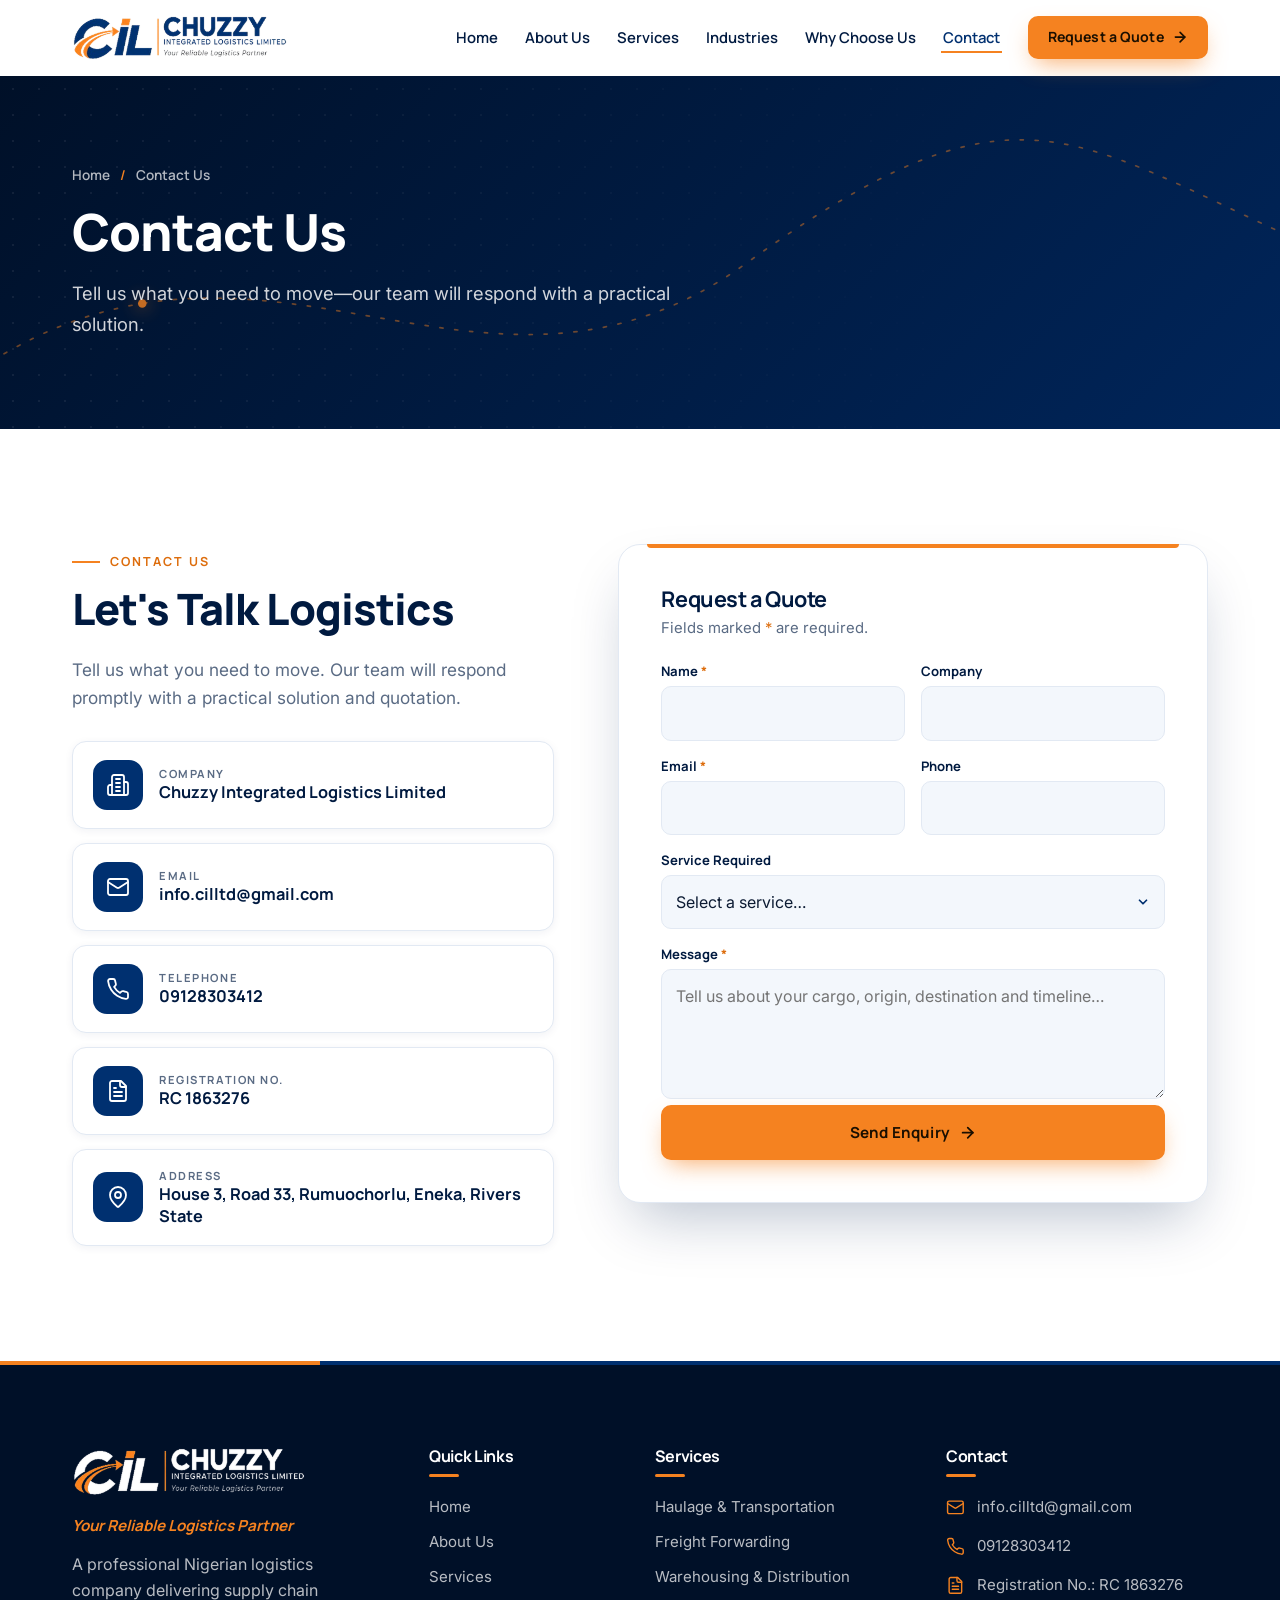
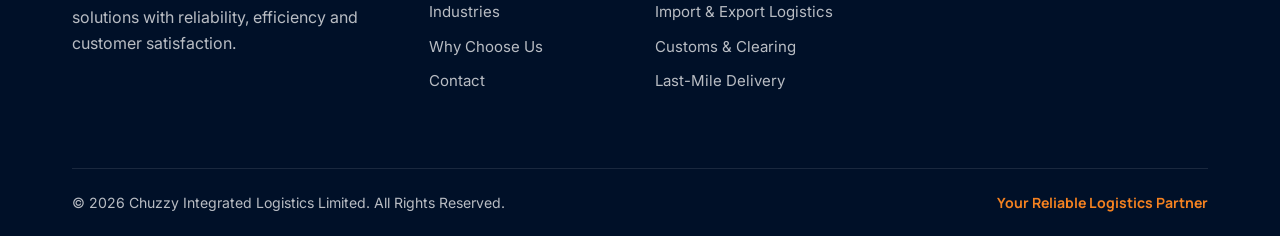
<file: contact.html>
<!DOCTYPE html>
<html lang="en-NG">
<head>
<meta charset="utf-8">
<meta name="viewport" content="width=device-width,initial-scale=1">
<title>Contact Us – Request a Logistics Quote | Chuzzy Integrated Logistics Limited</title>
<meta name="description" content="Request a quote or send an enquiry to Chuzzy Integrated Logistics Limited. Email info.cilltd@gmail.com or call 09128303412.">
<meta name="keywords" content="Logistics Company in Nigeria, Haulage Services Nigeria, Freight Services Nigeria, Transportation Company Nigeria, Supply Chain Solutions Nigeria, Corporate Logistics Nigeria, Freight Forwarding Nigeria, Warehousing Port Harcourt">
<meta name="author" content="Chuzzy Integrated Logistics Limited">
<meta name="theme-color" content="#003070">
<meta property="og:type" content="website">
<meta property="og:site_name" content="Chuzzy Integrated Logistics Limited">
<meta property="og:title" content="Contact Us – Request a Logistics Quote | Chuzzy Integrated Logistics Limited">
<meta property="og:description" content="Request a quote or send an enquiry to Chuzzy Integrated Logistics Limited. Email info.cilltd@gmail.com or call 09128303412.">
<meta property="og:image" content="images/logo.png">
<meta property="og:locale" content="en_NG">
<meta name="twitter:card" content="summary">
<link rel="icon" type="image/png" href="images/favicon.png">
<link rel="apple-touch-icon" href="images/favicon.png">
<link rel="preconnect" href="https://fonts.googleapis.com">
<link rel="preconnect" href="https://fonts.gstatic.com" crossorigin>
<link href="https://fonts.googleapis.com/css2?family=Inter:wght@400;500;600&family=Manrope:wght@600;700;800&display=swap" rel="stylesheet">
<link rel="stylesheet" href="css/style.css">
<script>
  document.documentElement.classList.add('js');
  /* Image helper: tries local file first (images/xxx.jpg), then the online fallback, then hides itself (a branded background shows). */
  function cilImg(i){ if(!i.dataset.t && i.dataset.fb){ i.dataset.t=1; i.src=i.dataset.fb; } else { i.style.display='none'; } }
</script>
</head>
<body>
<a class="skip" href="#main">Skip to content</a>
<div class="progress" id="progress"></div>

<!-- Icon sprite -->
<svg width="0" height="0" style="position:absolute" aria-hidden="true">
  <symbol id="i-truck" viewBox="0 0 24 24"><path d="M14 18V6a2 2 0 0 0-2-2H4a2 2 0 0 0-2 2v11a1 1 0 0 0 1 1h2"/><path d="M15 18H9"/><path d="M19 18h2a1 1 0 0 0 1-1v-3.65a1 1 0 0 0-.22-.624l-3.48-4.35A1 1 0 0 0 17.52 8H14"/><circle cx="17" cy="18" r="2"/><circle cx="7" cy="18" r="2"/></symbol>
  <symbol id="i-ship" viewBox="0 0 24 24"><path d="M2 21c.6.5 1.2 1 2.5 1 2.5 0 2.5-2 5-2 1.3 0 1.9.5 2.5 1 .6.5 1.2 1 2.5 1 2.5 0 2.5-2 5-2 1.3 0 1.9.5 2.5 1"/><path d="M19.38 20A11.6 11.6 0 0 0 21 14l-9-4-9 4c0 2.9.94 5.34 2.81 7.76"/><path d="M19 13V7a2 2 0 0 0-2-2H7a2 2 0 0 0-2 2v6"/><path d="M12 10v4"/><path d="M12 2v3"/></symbol>
  <symbol id="i-warehouse" viewBox="0 0 24 24"><path d="M22 8.35V20a2 2 0 0 1-2 2H4a2 2 0 0 1-2-2V8.35A2 2 0 0 1 3.26 6.5l8-3.2a2 2 0 0 1 1.48 0l8 3.2A2 2 0 0 1 22 8.35Z"/><path d="M6 18h12"/><path d="M6 14h12"/><rect width="12" height="12" x="6" y="10"/></symbol>
  <symbol id="i-globe" viewBox="0 0 24 24"><circle cx="12" cy="12" r="10"/><path d="M12 2a14.5 14.5 0 0 0 0 20 14.5 14.5 0 0 0 0-20"/><path d="M2 12h20"/></symbol>
  <symbol id="i-shield" viewBox="0 0 24 24"><path d="M20 13c0 5-3.5 7.5-7.66 8.95a1 1 0 0 1-.67-.01C7.5 20.5 4 18 4 13V6a1 1 0 0 1 1-1c2 0 4.5-1.2 6.24-2.72a1.17 1.17 0 0 1 1.52 0C14.51 3.81 17 5 19 5a1 1 0 0 1 1 1z"/><path d="m9 12 2 2 4-4"/></symbol>
  <symbol id="i-package" viewBox="0 0 24 24"><path d="M11 21.73a2 2 0 0 0 2 0l7-4A2 2 0 0 0 21 16V8a2 2 0 0 0-1-1.73l-7-4a2 2 0 0 0-2 0l-7 4A2 2 0 0 0 3 8v8a2 2 0 0 0 1 1.73z"/><path d="M12 22V12"/><path d="m3.3 7 8.7 5 8.7-5"/><path d="m7.5 4.27 9 5.15"/></symbol>
  <symbol id="i-pin" viewBox="0 0 24 24"><path d="M20 10c0 4.993-5.539 10.193-7.399 11.799a1 1 0 0 1-1.202 0C9.539 20.193 4 14.993 4 10a8 8 0 0 1 16 0"/><circle cx="12" cy="10" r="3"/></symbol>
  <symbol id="i-plane" viewBox="0 0 24 24"><path d="M17.8 19.2 16 11l3.5-3.5C21 6 21.5 4 21 3c-1-.5-3 0-4.5 1.5L13 8 4.8 6.2c-.5-.1-.9.1-1.1.5l-.3.5c-.2.5-.1 1 .3 1.3L9 12l-2 3H4l-1 1 3 2 2 3 1-1v-3l3-2 3.5 5.3c.3.4.8.5 1.3.3l.5-.2c.4-.3.6-.7.5-1.2z"/></symbol>
  <symbol id="i-clip" viewBox="0 0 24 24"><rect width="8" height="4" x="8" y="2" rx="1"/><path d="M16 4h2a2 2 0 0 1 2 2v14a2 2 0 0 1-2 2H6a2 2 0 0 1-2-2V6a2 2 0 0 1 2-2h2"/><path d="m9 14 2 2 4-4"/></symbol>
  <symbol id="i-route" viewBox="0 0 24 24"><circle cx="6" cy="19" r="3"/><path d="M9 19h8.5a3.5 3.5 0 0 0 0-7h-11a3.5 3.5 0 0 1 0-7H15"/><circle cx="18" cy="5" r="3"/></symbol>
  <symbol id="i-drop" viewBox="0 0 24 24"><path d="M12 22a7 7 0 0 0 7-7c0-2-1-3.9-3-5.5s-3.5-4-4-6.5c-.5 2.5-2 4.9-4 6.5C6 11.1 5 13 5 15a7 7 0 0 0 7 7z"/></symbol>
  <symbol id="i-factory" viewBox="0 0 24 24"><path d="M2 20a2 2 0 0 0 2 2h16a2 2 0 0 0 2-2V8l-7 5V8l-7 5V4a2 2 0 0 0-2-2H4a2 2 0 0 0-2 2Z"/><path d="M17 18h1"/><path d="M12 18h1"/><path d="M7 18h1"/></symbol>
  <symbol id="i-cart" viewBox="0 0 24 24"><circle cx="8" cy="21" r="1"/><circle cx="19" cy="21" r="1"/><path d="M2.05 2.05h2l2.66 12.42a2 2 0 0 0 2 1.58h9.78a2 2 0 0 0 1.95-1.57l1.65-7.43H5.12"/></symbol>
  <symbol id="i-building" viewBox="0 0 24 24"><path d="M6 22V4a2 2 0 0 1 2-2h8a2 2 0 0 1 2 2v18Z"/><path d="M6 12H4a2 2 0 0 0-2 2v6a2 2 0 0 0 2 2h2"/><path d="M18 9h2a2 2 0 0 1 2 2v9a2 2 0 0 1-2 2h-2"/><path d="M10 6h4"/><path d="M10 10h4"/><path d="M10 14h4"/><path d="M10 18h4"/></symbol>
  <symbol id="i-zap" viewBox="0 0 24 24"><path d="M4 14a1 1 0 0 1-.78-1.63l9.9-10.2a.5.5 0 0 1 .86.46l-1.92 6.02A1 1 0 0 0 13 10h7a1 1 0 0 1 .78 1.63l-9.9 10.2a.5.5 0 0 1-.86-.46l1.92-6.02A1 1 0 0 0 11 14z"/></symbol>
  <symbol id="i-wrench" viewBox="0 0 24 24"><path d="M14.7 6.3a1 1 0 0 0 0 1.4l1.6 1.6a1 1 0 0 0 1.4 0l3.77-3.77a6 6 0 0 1-7.94 7.94l-6.91 6.91a2.12 2.12 0 0 1-3-3l6.91-6.91a6 6 0 0 1 7.94-7.94z"/></symbol>
  <symbol id="i-briefcase" viewBox="0 0 24 24"><path d="M16 20V4a2 2 0 0 0-2-2h-4a2 2 0 0 0-2 2v16"/><rect width="20" height="14" x="2" y="6" rx="2"/></symbol>
  <symbol id="i-landmark" viewBox="0 0 24 24"><line x1="3" x2="21" y1="22" y2="22"/><line x1="6" x2="6" y1="18" y2="11"/><line x1="10" x2="10" y1="18" y2="11"/><line x1="14" x2="14" y1="18" y2="11"/><line x1="18" x2="18" y1="18" y2="11"/><polygon points="12 2 20 7 4 7"/></symbol>
  <symbol id="i-users" viewBox="0 0 24 24"><path d="M16 21v-2a4 4 0 0 0-4-4H6a4 4 0 0 0-4 4v2"/><circle cx="9" cy="7" r="4"/><path d="M22 21v-2a4 4 0 0 0-3-3.87"/><path d="M16 3.13a4 4 0 0 1 0 7.75"/></symbol>
  <symbol id="i-gauge" viewBox="0 0 24 24"><path d="m12 14 4-4"/><path d="M3.34 19a10 10 0 1 1 17.32 0"/></symbol>
  <symbol id="i-clock" viewBox="0 0 24 24"><circle cx="12" cy="12" r="10"/><polyline points="12 6 12 12 16 14"/></symbol>
  <symbol id="i-mail" viewBox="0 0 24 24"><rect width="20" height="16" x="2" y="4" rx="2"/><path d="m22 7-8.97 5.7a1.94 1.94 0 0 1-2.06 0L2 7"/></symbol>
  <symbol id="i-phone" viewBox="0 0 24 24"><path d="M22 16.92v3a2 2 0 0 1-2.18 2 19.79 19.79 0 0 1-8.63-3.07 19.5 19.5 0 0 1-6-6 19.79 19.79 0 0 1-3.07-8.67A2 2 0 0 1 4.11 2h3a2 2 0 0 1 2 1.72 12.84 12.84 0 0 0 .7 2.81 2 2 0 0 1-.45 2.11L8.09 9.91a16 16 0 0 0 6 6l1.27-1.27a2 2 0 0 1 2.11-.45 12.84 12.84 0 0 0 2.81.7A2 2 0 0 1 22 16.92z"/></symbol>
  <symbol id="i-file" viewBox="0 0 24 24"><path d="M15 2H6a2 2 0 0 0-2 2v16a2 2 0 0 0 2 2h12a2 2 0 0 0 2-2V7Z"/><path d="M14 2v4a2 2 0 0 0 2 2h4"/><path d="M10 9H8"/><path d="M16 13H8"/><path d="M16 17H8"/></symbol>
  <symbol id="i-arrow" viewBox="0 0 24 24"><path d="M5 12h14"/><path d="m12 5 7 7-7 7"/></symbol>
  <symbol id="i-eye" viewBox="0 0 24 24"><path d="M2.06 12.35a1 1 0 0 1 0-.7 10.75 10.75 0 0 1 19.88 0 1 1 0 0 1 0 .7 10.75 10.75 0 0 1-19.88 0"/><circle cx="12" cy="12" r="3"/></symbol>
  <symbol id="i-layers" viewBox="0 0 24 24"><path d="M12.83 2.18a2 2 0 0 0-1.66 0L2.6 6.08a1 1 0 0 0 0 1.83l8.58 3.91a2 2 0 0 0 1.66 0l8.58-3.9a1 1 0 0 0 0-1.83z"/><path d="M2 12a1 1 0 0 0 .58.91l8.6 3.91a2 2 0 0 0 1.65 0l8.58-3.9A1 1 0 0 0 22 12"/><path d="M2 17a1 1 0 0 0 .58.91l8.6 3.91a2 2 0 0 0 1.65 0l8.58-3.9A1 1 0 0 0 22 17"/></symbol>
  <symbol id="i-headset" viewBox="0 0 24 24"><path d="M3 11h3a2 2 0 0 1 2 2v3a2 2 0 0 1-2 2H5a2 2 0 0 1-2-2v-5Zm0 0a9 9 0 1 1 18 0m0 0v5a2 2 0 0 1-2 2h-1a2 2 0 0 1-2-2v-3a2 2 0 0 1 2-2h3Z"/><path d="M21 16v2a4 4 0 0 1-4 4h-5"/></symbol>
  <symbol id="i-award" viewBox="0 0 24 24"><path d="m15.477 12.89 1.515 8.526a.5.5 0 0 1-.81.47l-3.58-2.687a1 1 0 0 0-1.197 0l-3.586 2.686a.5.5 0 0 1-.81-.469l1.514-8.526"/><circle cx="12" cy="8" r="6"/></symbol>
  <symbol id="i-check" viewBox="0 0 24 24"><path d="M20 6 9 17l-5-5"/></symbol>
  <symbol id="i-up" viewBox="0 0 24 24"><path d="m18 15-6-6-6 6"/></symbol>
  <symbol id="i-handshake" viewBox="0 0 24 24"><path d="M12 21a9 9 0 1 0-9-9"/><path d="m8 12 3 3 5-6"/><path d="M3 12h3"/></symbol>
</svg>

<header class="header" id="header">
  <div class="container">
    <a class="logo" href="index.html" aria-label="Chuzzy Integrated Logistics Limited – Home">
      <img src="images/logo.png" width="190" height="40" alt="Chuzzy Integrated Logistics Limited – Your Reliable Logistics Partner">
    </a>
    <nav class="nav" id="nav" aria-label="Main navigation">
      <ul><li><a class="link" href="index.html">Home</a></li><li><a class="link" href="about.html">About Us</a></li><li><a class="link" href="services.html">Services</a></li><li><a class="link" href="industries.html">Industries</a></li><li><a class="link" href="why-choose-us.html">Why Choose Us</a></li><li><a class="link active" href="contact.html" aria-current="page">Contact</a></li></ul>
      <a class="btn btn-primary btn-sm" href="contact.html">Request a Quote <svg class="ic"><use href="#i-arrow"/></svg></a>
    </nav>
    <button class="burger" id="burger" aria-label="Open menu" aria-expanded="false" aria-controls="nav"><span class="bars"></span></button>
  </div>
</header>

<main id="main">
<section class="page-hero">
  <svg class="routes" viewBox="0 0 1200 400" preserveAspectRatio="xMidYMid slice" aria-hidden="true">
    <path id="ph1" class="r o" d="M-20 310 C 250 130, 450 390, 700 210 S 1000 90, 1220 190"/>
    <circle class="dot o" r="4"><animateMotion dur="12s" repeatCount="indefinite"><mpath href="#ph1"/></animateMotion></circle>
  </svg>
  <div class="container">
    <nav class="crumbs" aria-label="Breadcrumb"><a href="index.html">Home</a> <span>/</span> Contact Us</nav>
    <h1 class="reveal">Contact Us</h1>
    <p class="reveal" style="--d:.1s">Tell us what you need to move—our team will respond with a practical solution.</p>
  </div>
</section>
<!-- ============ CONTACT ============ -->
<section class="section" id="contact" aria-labelledby="contact-title">
  <div class="container">
    <div class="contact-grid">
      <div class="reveal left">
        <span class="eyebrow">Contact Us</span>
        <h2 class="title" id="contact-title">Let's Talk Logistics</h2>
        <p class="lead">Tell us what you need to move. Our team will respond promptly with a practical solution and quotation.</p>
        <div class="c-list">
          <div class="c-item"><span class="ico"><svg class="ic"><use href="#i-building"/></svg></span><div><small>Company</small><b>Chuzzy Integrated Logistics Limited</b></div></div>
          <a class="c-item" href="mailto:info.cilltd@gmail.com"><span class="ico"><svg class="ic"><use href="#i-mail"/></svg></span><div><small>Email</small><b>info.cilltd@gmail.com</b></div></a>
          <a class="c-item" href="tel:+2349128303412"><span class="ico"><svg class="ic"><use href="#i-phone"/></svg></span><div><small>Telephone</small><b>09128303412</b></div></a>
          <div class="c-item"><span class="ico"><svg class="ic"><use href="#i-file"/></svg></span><div><small>Registration No.</small><b>RC 1863276</b></div></div>
          <div class="c-item"><span class="ico"><svg class="ic"><use href="#i-pin"/></svg></span><div><small>Address</small><b>House 3, Road 33, Rumuochorlu, Eneka, Rivers State</b></div></div>
        </div>
      </div>
      <form class="form reveal right" id="enquiry" novalidate style="--d:.15s">
        <h3>Request a Quote</h3>
        <p class="hint">Fields marked <i style="color:var(--orange-600);font-style:normal">*</i> are required.</p>
        <div class="fields">
          <div class="field"><label for="f-name">Name <i>*</i></label><input id="f-name" name="name" type="text" autocomplete="name" required></div>
          <div class="field"><label for="f-company">Company</label><input id="f-company" name="company" type="text" autocomplete="organization"></div>
          <div class="field"><label for="f-email">Email <i>*</i></label><input id="f-email" name="email" type="email" autocomplete="email" required></div>
          <div class="field"><label for="f-phone">Phone</label><input id="f-phone" name="phone" type="tel" autocomplete="tel"></div>
          <div class="field full"><label for="f-service">Service Required</label>
            <select id="f-service" name="service">
              <option value="">Select a service…</option>
              <option>End-to-end Courier Services</option>
              <option>Logistics &amp; Haulage Services</option>
              <option>Freight Forwarding (Sea &amp; Air)</option>
              <option>Warehousing &amp; Storage</option>
              <option>Import &amp; Export Logistics</option>
              <option>Customs &amp; Clearing</option>
              <option>Last-Mile Delivery</option>
              <option>Project &amp; Specialized Logistics</option>
              <option>Oil &amp; Gas Logistics Support</option>
              <option>Other / Not sure yet</option>
            </select></div>
          <div class="field full"><label for="f-msg">Message <i>*</i></label><textarea id="f-msg" name="message" required placeholder="Tell us about your cargo, origin, destination and timeline…"></textarea></div>
        </div>
        <button class="btn btn-primary" type="submit">Send Enquiry <svg class="ic"><use href="#i-arrow"/></svg></button>
        <div class="form-msg" id="form-msg" role="status" aria-live="polite"></div>
      </form>
    </div>
  </div>
</section>



</main>

<!-- ============ FOOTER ============ -->
<footer class="footer">
  <div class="container">
    <div class="foot-grid">
      <div>
        <img class="fl" src="images/logo-white.png" width="220" height="47" alt="Chuzzy Integrated Logistics Limited" loading="lazy">
        <p class="tag">Your Reliable Logistics Partner</p>
        <p>A professional Nigerian logistics company delivering supply chain solutions with reliability, efficiency and customer satisfaction.</p>
      </div>
      <div>
        <h4>Quick Links</h4>
        <ul>
          <li><a href="index.html">Home</a></li><li><a href="about.html">About Us</a></li><li><a href="services.html">Services</a></li>
          <li><a href="industries.html">Industries</a></li><li><a href="why-choose-us.html">Why Choose Us</a></li><li><a href="contact.html">Contact</a></li>
        </ul>
      </div>
      <div>
        <h4>Services</h4>
        <ul>
          <li><a href="services.html">Haulage &amp; Transportation</a></li><li><a href="services.html">Freight Forwarding</a></li><li><a href="services.html">Warehousing &amp; Distribution</a></li>
          <li><a href="services.html">Import &amp; Export Logistics</a></li><li><a href="services.html">Customs &amp; Clearing</a></li><li><a href="services.html">Last-Mile Delivery</a></li>
        </ul>
      </div>
      <div>
        <h4>Contact</h4>
        <div class="ci"><svg class="ic"><use href="#i-mail"/></svg><a href="mailto:info.cilltd@gmail.com">info.cilltd@gmail.com</a></div>
        <div class="ci"><svg class="ic"><use href="#i-phone"/></svg><a href="tel:+2349128303412">09128303412</a></div>
        <div class="ci"><svg class="ic"><use href="#i-file"/></svg><span>Registration No.: RC 1863276</span></div>
      </div>
    </div>
    <div class="foot-bar">
      <span>© 2026 Chuzzy Integrated Logistics Limited. All Rights Reserved.</span>
      <b>Your Reliable Logistics Partner</b>
    </div>
  </div>
</footer>

<button class="totop" id="totop" aria-label="Back to top"><svg class="ic"><use href="#i-up"/></svg></button>
<script src="js/main.js"></script>
</body>
</html>
</file>
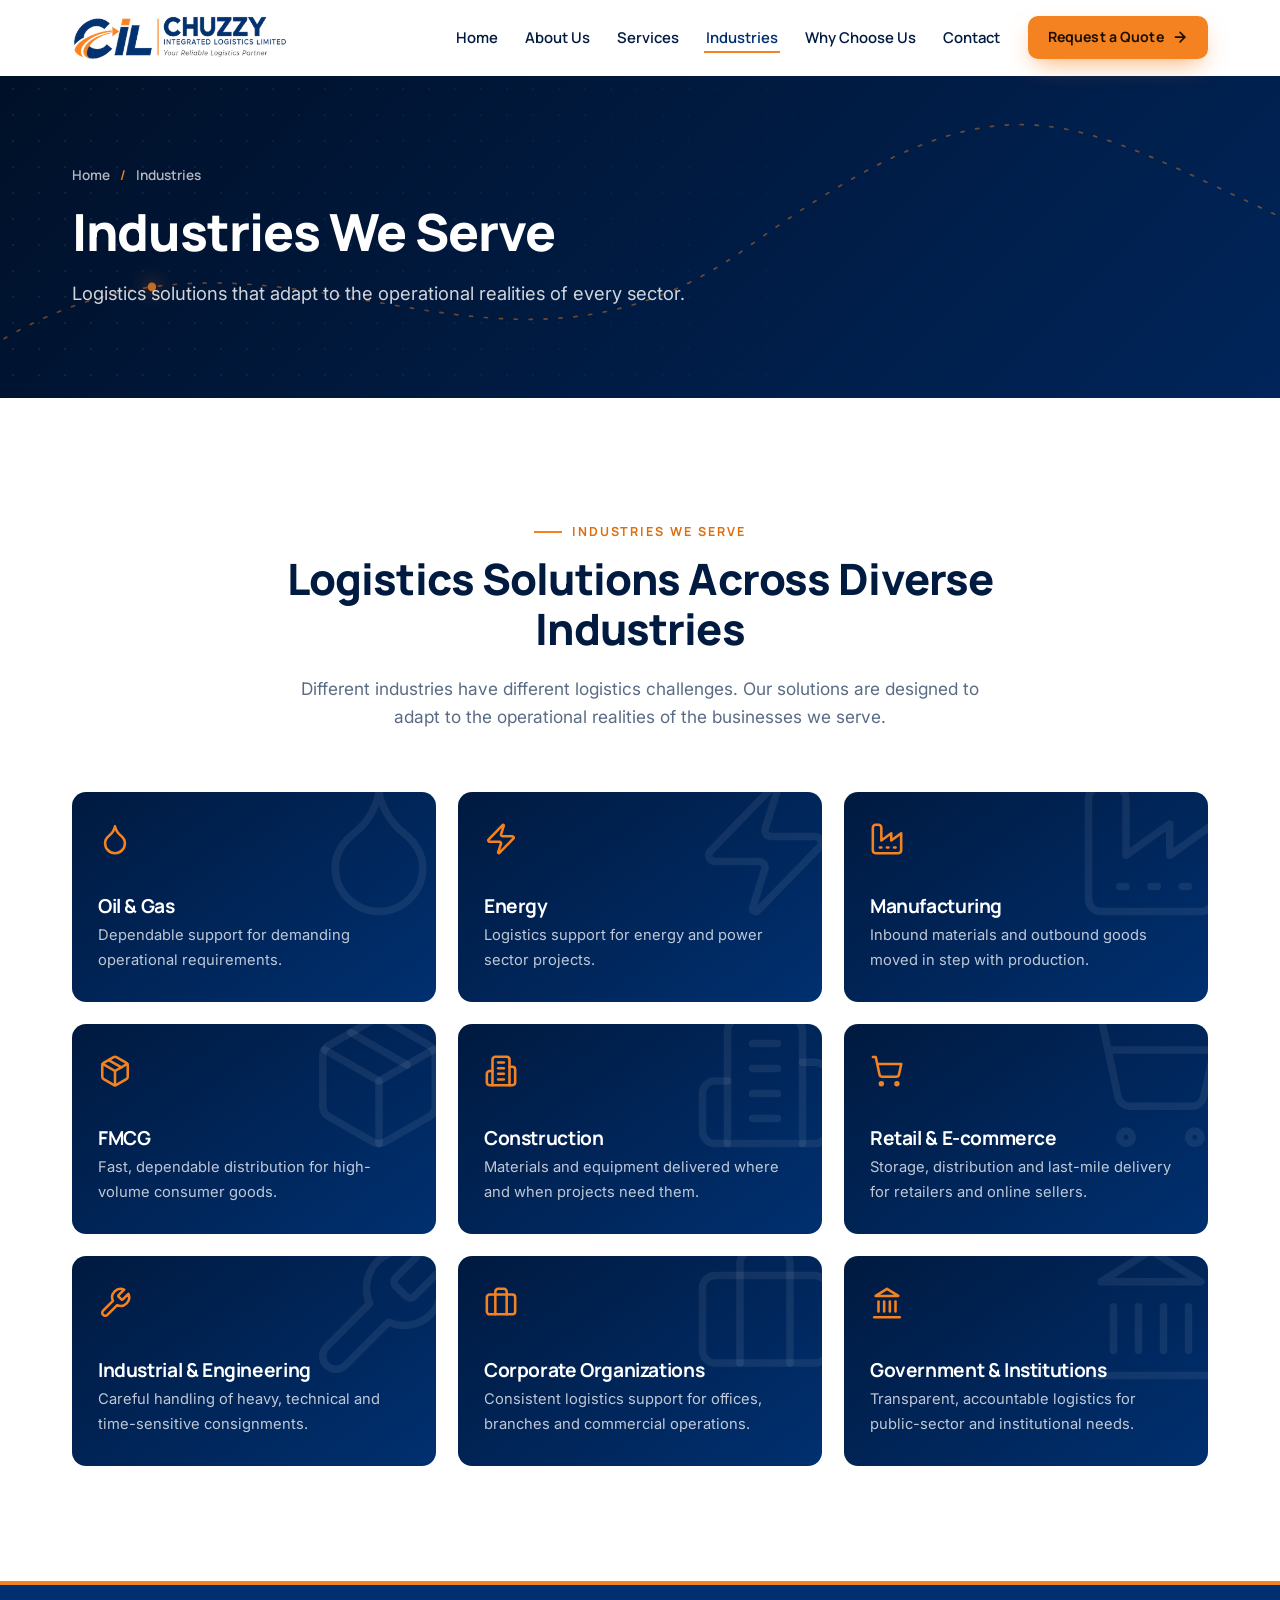
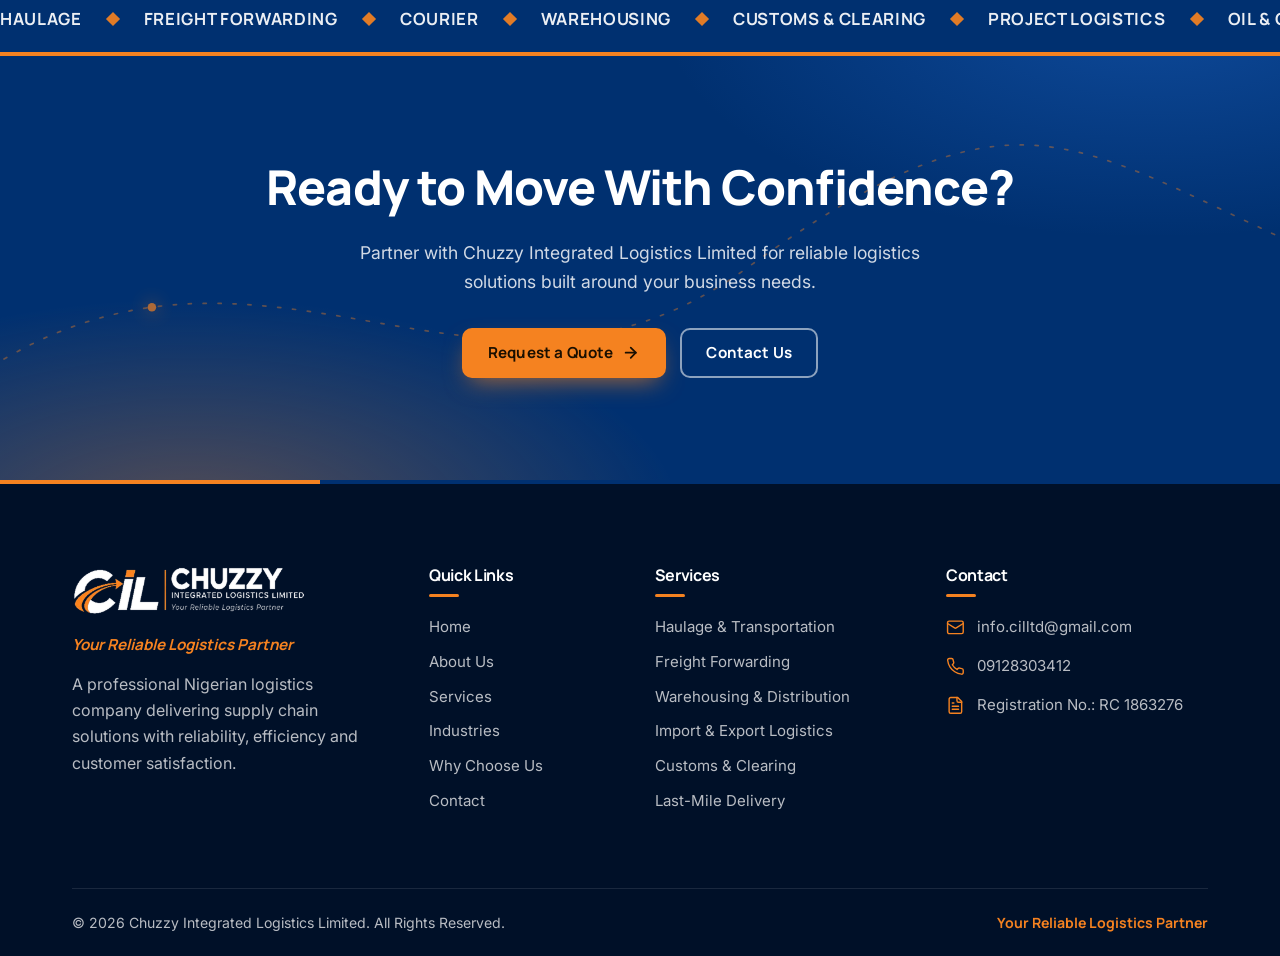
<file: industries.html>
<!DOCTYPE html>
<html lang="en-NG">
<head>
<meta charset="utf-8">
<meta name="viewport" content="width=device-width,initial-scale=1">
<title>Industries We Serve – Oil &amp; Gas, FMCG, Manufacturing, Construction | Chuzzy Integrated Logistics Limited</title>
<meta name="description" content="Corporate logistics in Nigeria for Oil & Gas, Energy, Manufacturing, FMCG, Construction, Retail & E-commerce, Industrial, Corporate and Government clients.">
<meta name="keywords" content="Logistics Company in Nigeria, Haulage Services Nigeria, Freight Services Nigeria, Transportation Company Nigeria, Supply Chain Solutions Nigeria, Corporate Logistics Nigeria, Freight Forwarding Nigeria, Warehousing Port Harcourt">
<meta name="author" content="Chuzzy Integrated Logistics Limited">
<meta name="theme-color" content="#003070">
<meta property="og:type" content="website">
<meta property="og:site_name" content="Chuzzy Integrated Logistics Limited">
<meta property="og:title" content="Industries We Serve – Oil &amp; Gas, FMCG, Manufacturing, Construction | Chuzzy Integrated Logistics Limited">
<meta property="og:description" content="Corporate logistics in Nigeria for Oil & Gas, Energy, Manufacturing, FMCG, Construction, Retail & E-commerce, Industrial, Corporate and Government clients.">
<meta property="og:image" content="images/logo.png">
<meta property="og:locale" content="en_NG">
<meta name="twitter:card" content="summary">
<link rel="icon" type="image/png" href="images/favicon.png">
<link rel="apple-touch-icon" href="images/favicon.png">
<link rel="preconnect" href="https://fonts.googleapis.com">
<link rel="preconnect" href="https://fonts.gstatic.com" crossorigin>
<link href="https://fonts.googleapis.com/css2?family=Inter:wght@400;500;600&family=Manrope:wght@600;700;800&display=swap" rel="stylesheet">
<link rel="stylesheet" href="css/style.css">
<script>
  document.documentElement.classList.add('js');
  /* Image helper: tries local file first (images/xxx.jpg), then the online fallback, then hides itself (a branded background shows). */
  function cilImg(i){ if(!i.dataset.t && i.dataset.fb){ i.dataset.t=1; i.src=i.dataset.fb; } else { i.style.display='none'; } }
</script>
</head>
<body>
<a class="skip" href="#main">Skip to content</a>
<div class="progress" id="progress"></div>

<!-- Icon sprite -->
<svg width="0" height="0" style="position:absolute" aria-hidden="true">
  <symbol id="i-truck" viewBox="0 0 24 24"><path d="M14 18V6a2 2 0 0 0-2-2H4a2 2 0 0 0-2 2v11a1 1 0 0 0 1 1h2"/><path d="M15 18H9"/><path d="M19 18h2a1 1 0 0 0 1-1v-3.65a1 1 0 0 0-.22-.624l-3.48-4.35A1 1 0 0 0 17.52 8H14"/><circle cx="17" cy="18" r="2"/><circle cx="7" cy="18" r="2"/></symbol>
  <symbol id="i-ship" viewBox="0 0 24 24"><path d="M2 21c.6.5 1.2 1 2.5 1 2.5 0 2.5-2 5-2 1.3 0 1.9.5 2.5 1 .6.5 1.2 1 2.5 1 2.5 0 2.5-2 5-2 1.3 0 1.9.5 2.5 1"/><path d="M19.38 20A11.6 11.6 0 0 0 21 14l-9-4-9 4c0 2.9.94 5.34 2.81 7.76"/><path d="M19 13V7a2 2 0 0 0-2-2H7a2 2 0 0 0-2 2v6"/><path d="M12 10v4"/><path d="M12 2v3"/></symbol>
  <symbol id="i-warehouse" viewBox="0 0 24 24"><path d="M22 8.35V20a2 2 0 0 1-2 2H4a2 2 0 0 1-2-2V8.35A2 2 0 0 1 3.26 6.5l8-3.2a2 2 0 0 1 1.48 0l8 3.2A2 2 0 0 1 22 8.35Z"/><path d="M6 18h12"/><path d="M6 14h12"/><rect width="12" height="12" x="6" y="10"/></symbol>
  <symbol id="i-globe" viewBox="0 0 24 24"><circle cx="12" cy="12" r="10"/><path d="M12 2a14.5 14.5 0 0 0 0 20 14.5 14.5 0 0 0 0-20"/><path d="M2 12h20"/></symbol>
  <symbol id="i-shield" viewBox="0 0 24 24"><path d="M20 13c0 5-3.5 7.5-7.66 8.95a1 1 0 0 1-.67-.01C7.5 20.5 4 18 4 13V6a1 1 0 0 1 1-1c2 0 4.5-1.2 6.24-2.72a1.17 1.17 0 0 1 1.52 0C14.51 3.81 17 5 19 5a1 1 0 0 1 1 1z"/><path d="m9 12 2 2 4-4"/></symbol>
  <symbol id="i-package" viewBox="0 0 24 24"><path d="M11 21.73a2 2 0 0 0 2 0l7-4A2 2 0 0 0 21 16V8a2 2 0 0 0-1-1.73l-7-4a2 2 0 0 0-2 0l-7 4A2 2 0 0 0 3 8v8a2 2 0 0 0 1 1.73z"/><path d="M12 22V12"/><path d="m3.3 7 8.7 5 8.7-5"/><path d="m7.5 4.27 9 5.15"/></symbol>
  <symbol id="i-pin" viewBox="0 0 24 24"><path d="M20 10c0 4.993-5.539 10.193-7.399 11.799a1 1 0 0 1-1.202 0C9.539 20.193 4 14.993 4 10a8 8 0 0 1 16 0"/><circle cx="12" cy="10" r="3"/></symbol>
  <symbol id="i-plane" viewBox="0 0 24 24"><path d="M17.8 19.2 16 11l3.5-3.5C21 6 21.5 4 21 3c-1-.5-3 0-4.5 1.5L13 8 4.8 6.2c-.5-.1-.9.1-1.1.5l-.3.5c-.2.5-.1 1 .3 1.3L9 12l-2 3H4l-1 1 3 2 2 3 1-1v-3l3-2 3.5 5.3c.3.4.8.5 1.3.3l.5-.2c.4-.3.6-.7.5-1.2z"/></symbol>
  <symbol id="i-clip" viewBox="0 0 24 24"><rect width="8" height="4" x="8" y="2" rx="1"/><path d="M16 4h2a2 2 0 0 1 2 2v14a2 2 0 0 1-2 2H6a2 2 0 0 1-2-2V6a2 2 0 0 1 2-2h2"/><path d="m9 14 2 2 4-4"/></symbol>
  <symbol id="i-route" viewBox="0 0 24 24"><circle cx="6" cy="19" r="3"/><path d="M9 19h8.5a3.5 3.5 0 0 0 0-7h-11a3.5 3.5 0 0 1 0-7H15"/><circle cx="18" cy="5" r="3"/></symbol>
  <symbol id="i-drop" viewBox="0 0 24 24"><path d="M12 22a7 7 0 0 0 7-7c0-2-1-3.9-3-5.5s-3.5-4-4-6.5c-.5 2.5-2 4.9-4 6.5C6 11.1 5 13 5 15a7 7 0 0 0 7 7z"/></symbol>
  <symbol id="i-factory" viewBox="0 0 24 24"><path d="M2 20a2 2 0 0 0 2 2h16a2 2 0 0 0 2-2V8l-7 5V8l-7 5V4a2 2 0 0 0-2-2H4a2 2 0 0 0-2 2Z"/><path d="M17 18h1"/><path d="M12 18h1"/><path d="M7 18h1"/></symbol>
  <symbol id="i-cart" viewBox="0 0 24 24"><circle cx="8" cy="21" r="1"/><circle cx="19" cy="21" r="1"/><path d="M2.05 2.05h2l2.66 12.42a2 2 0 0 0 2 1.58h9.78a2 2 0 0 0 1.95-1.57l1.65-7.43H5.12"/></symbol>
  <symbol id="i-building" viewBox="0 0 24 24"><path d="M6 22V4a2 2 0 0 1 2-2h8a2 2 0 0 1 2 2v18Z"/><path d="M6 12H4a2 2 0 0 0-2 2v6a2 2 0 0 0 2 2h2"/><path d="M18 9h2a2 2 0 0 1 2 2v9a2 2 0 0 1-2 2h-2"/><path d="M10 6h4"/><path d="M10 10h4"/><path d="M10 14h4"/><path d="M10 18h4"/></symbol>
  <symbol id="i-zap" viewBox="0 0 24 24"><path d="M4 14a1 1 0 0 1-.78-1.63l9.9-10.2a.5.5 0 0 1 .86.46l-1.92 6.02A1 1 0 0 0 13 10h7a1 1 0 0 1 .78 1.63l-9.9 10.2a.5.5 0 0 1-.86-.46l1.92-6.02A1 1 0 0 0 11 14z"/></symbol>
  <symbol id="i-wrench" viewBox="0 0 24 24"><path d="M14.7 6.3a1 1 0 0 0 0 1.4l1.6 1.6a1 1 0 0 0 1.4 0l3.77-3.77a6 6 0 0 1-7.94 7.94l-6.91 6.91a2.12 2.12 0 0 1-3-3l6.91-6.91a6 6 0 0 1 7.94-7.94z"/></symbol>
  <symbol id="i-briefcase" viewBox="0 0 24 24"><path d="M16 20V4a2 2 0 0 0-2-2h-4a2 2 0 0 0-2 2v16"/><rect width="20" height="14" x="2" y="6" rx="2"/></symbol>
  <symbol id="i-landmark" viewBox="0 0 24 24"><line x1="3" x2="21" y1="22" y2="22"/><line x1="6" x2="6" y1="18" y2="11"/><line x1="10" x2="10" y1="18" y2="11"/><line x1="14" x2="14" y1="18" y2="11"/><line x1="18" x2="18" y1="18" y2="11"/><polygon points="12 2 20 7 4 7"/></symbol>
  <symbol id="i-users" viewBox="0 0 24 24"><path d="M16 21v-2a4 4 0 0 0-4-4H6a4 4 0 0 0-4 4v2"/><circle cx="9" cy="7" r="4"/><path d="M22 21v-2a4 4 0 0 0-3-3.87"/><path d="M16 3.13a4 4 0 0 1 0 7.75"/></symbol>
  <symbol id="i-gauge" viewBox="0 0 24 24"><path d="m12 14 4-4"/><path d="M3.34 19a10 10 0 1 1 17.32 0"/></symbol>
  <symbol id="i-clock" viewBox="0 0 24 24"><circle cx="12" cy="12" r="10"/><polyline points="12 6 12 12 16 14"/></symbol>
  <symbol id="i-mail" viewBox="0 0 24 24"><rect width="20" height="16" x="2" y="4" rx="2"/><path d="m22 7-8.97 5.7a1.94 1.94 0 0 1-2.06 0L2 7"/></symbol>
  <symbol id="i-phone" viewBox="0 0 24 24"><path d="M22 16.92v3a2 2 0 0 1-2.18 2 19.79 19.79 0 0 1-8.63-3.07 19.5 19.5 0 0 1-6-6 19.79 19.79 0 0 1-3.07-8.67A2 2 0 0 1 4.11 2h3a2 2 0 0 1 2 1.72 12.84 12.84 0 0 0 .7 2.81 2 2 0 0 1-.45 2.11L8.09 9.91a16 16 0 0 0 6 6l1.27-1.27a2 2 0 0 1 2.11-.45 12.84 12.84 0 0 0 2.81.7A2 2 0 0 1 22 16.92z"/></symbol>
  <symbol id="i-file" viewBox="0 0 24 24"><path d="M15 2H6a2 2 0 0 0-2 2v16a2 2 0 0 0 2 2h12a2 2 0 0 0 2-2V7Z"/><path d="M14 2v4a2 2 0 0 0 2 2h4"/><path d="M10 9H8"/><path d="M16 13H8"/><path d="M16 17H8"/></symbol>
  <symbol id="i-arrow" viewBox="0 0 24 24"><path d="M5 12h14"/><path d="m12 5 7 7-7 7"/></symbol>
  <symbol id="i-eye" viewBox="0 0 24 24"><path d="M2.06 12.35a1 1 0 0 1 0-.7 10.75 10.75 0 0 1 19.88 0 1 1 0 0 1 0 .7 10.75 10.75 0 0 1-19.88 0"/><circle cx="12" cy="12" r="3"/></symbol>
  <symbol id="i-layers" viewBox="0 0 24 24"><path d="M12.83 2.18a2 2 0 0 0-1.66 0L2.6 6.08a1 1 0 0 0 0 1.83l8.58 3.91a2 2 0 0 0 1.66 0l8.58-3.9a1 1 0 0 0 0-1.83z"/><path d="M2 12a1 1 0 0 0 .58.91l8.6 3.91a2 2 0 0 0 1.65 0l8.58-3.9A1 1 0 0 0 22 12"/><path d="M2 17a1 1 0 0 0 .58.91l8.6 3.91a2 2 0 0 0 1.65 0l8.58-3.9A1 1 0 0 0 22 17"/></symbol>
  <symbol id="i-headset" viewBox="0 0 24 24"><path d="M3 11h3a2 2 0 0 1 2 2v3a2 2 0 0 1-2 2H5a2 2 0 0 1-2-2v-5Zm0 0a9 9 0 1 1 18 0m0 0v5a2 2 0 0 1-2 2h-1a2 2 0 0 1-2-2v-3a2 2 0 0 1 2-2h3Z"/><path d="M21 16v2a4 4 0 0 1-4 4h-5"/></symbol>
  <symbol id="i-award" viewBox="0 0 24 24"><path d="m15.477 12.89 1.515 8.526a.5.5 0 0 1-.81.47l-3.58-2.687a1 1 0 0 0-1.197 0l-3.586 2.686a.5.5 0 0 1-.81-.469l1.514-8.526"/><circle cx="12" cy="8" r="6"/></symbol>
  <symbol id="i-check" viewBox="0 0 24 24"><path d="M20 6 9 17l-5-5"/></symbol>
  <symbol id="i-up" viewBox="0 0 24 24"><path d="m18 15-6-6-6 6"/></symbol>
  <symbol id="i-handshake" viewBox="0 0 24 24"><path d="M12 21a9 9 0 1 0-9-9"/><path d="m8 12 3 3 5-6"/><path d="M3 12h3"/></symbol>
</svg>

<header class="header" id="header">
  <div class="container">
    <a class="logo" href="index.html" aria-label="Chuzzy Integrated Logistics Limited – Home">
      <img src="images/logo.png" width="190" height="40" alt="Chuzzy Integrated Logistics Limited – Your Reliable Logistics Partner">
    </a>
    <nav class="nav" id="nav" aria-label="Main navigation">
      <ul><li><a class="link" href="index.html">Home</a></li><li><a class="link" href="about.html">About Us</a></li><li><a class="link" href="services.html">Services</a></li><li><a class="link active" href="industries.html" aria-current="page">Industries</a></li><li><a class="link" href="why-choose-us.html">Why Choose Us</a></li><li><a class="link" href="contact.html">Contact</a></li></ul>
      <a class="btn btn-primary btn-sm" href="contact.html">Request a Quote <svg class="ic"><use href="#i-arrow"/></svg></a>
    </nav>
    <button class="burger" id="burger" aria-label="Open menu" aria-expanded="false" aria-controls="nav"><span class="bars"></span></button>
  </div>
</header>

<main id="main">
<section class="page-hero">
  <svg class="routes" viewBox="0 0 1200 400" preserveAspectRatio="xMidYMid slice" aria-hidden="true">
    <path id="ph1" class="r o" d="M-20 310 C 250 130, 450 390, 700 210 S 1000 90, 1220 190"/>
    <circle class="dot o" r="4"><animateMotion dur="12s" repeatCount="indefinite"><mpath href="#ph1"/></animateMotion></circle>
  </svg>
  <div class="container">
    <nav class="crumbs" aria-label="Breadcrumb"><a href="index.html">Home</a> <span>/</span> Industries</nav>
    <h1 class="reveal">Industries We Serve</h1>
    <p class="reveal" style="--d:.1s">Logistics solutions that adapt to the operational realities of every sector.</p>
  </div>
</section>
<!-- ============ INDUSTRIES ============ -->
<section class="section" id="industries" aria-labelledby="ind-title">
  <div class="container">
    <div class="sec-head center reveal">
      <span class="eyebrow">Industries We Serve</span>
      <h2 class="title" id="ind-title">Logistics Solutions Across Diverse Industries</h2>
      <p class="lead">Different industries have different logistics challenges. Our solutions are designed to adapt to the operational realities of the businesses we serve.</p>
    </div>
    <div class="grid grid-3">
      <div class="ind reveal"><svg class="ic big"><use href="#i-drop"/></svg><svg class="ic sm"><use href="#i-drop"/></svg><h3>Oil &amp; Gas</h3><p>Dependable support for demanding operational requirements.</p></div>
      <div class="ind reveal" style="--d:.08s"><svg class="ic big"><use href="#i-zap"/></svg><svg class="ic sm"><use href="#i-zap"/></svg><h3>Energy</h3><p>Logistics support for energy and power sector projects.</p></div>
      <div class="ind reveal" style="--d:.16s"><svg class="ic big"><use href="#i-factory"/></svg><svg class="ic sm"><use href="#i-factory"/></svg><h3>Manufacturing</h3><p>Inbound materials and outbound goods moved in step with production.</p></div>
      <div class="ind reveal"><svg class="ic big"><use href="#i-package"/></svg><svg class="ic sm"><use href="#i-package"/></svg><h3>FMCG</h3><p>Fast, dependable distribution for high-volume consumer goods.</p></div>
      <div class="ind reveal" style="--d:.08s"><svg class="ic big"><use href="#i-building"/></svg><svg class="ic sm"><use href="#i-building"/></svg><h3>Construction</h3><p>Materials and equipment delivered where and when projects need them.</p></div>
      <div class="ind reveal" style="--d:.16s"><svg class="ic big"><use href="#i-cart"/></svg><svg class="ic sm"><use href="#i-cart"/></svg><h3>Retail &amp; E-commerce</h3><p>Storage, distribution and last-mile delivery for retailers and online sellers.</p></div>
      <div class="ind reveal"><svg class="ic big"><use href="#i-wrench"/></svg><svg class="ic sm"><use href="#i-wrench"/></svg><h3>Industrial &amp; Engineering</h3><p>Careful handling of heavy, technical and time-sensitive consignments.</p></div>
      <div class="ind reveal" style="--d:.08s"><svg class="ic big"><use href="#i-briefcase"/></svg><svg class="ic sm"><use href="#i-briefcase"/></svg><h3>Corporate Organizations</h3><p>Consistent logistics support for offices, branches and commercial operations.</p></div>
      <div class="ind reveal" style="--d:.16s"><svg class="ic big"><use href="#i-landmark"/></svg><svg class="ic sm"><use href="#i-landmark"/></svg><h3>Government &amp; Institutions</h3><p>Transparent, accountable logistics for public-sector and institutional needs.</p></div>
    </div>
  </div>
</section>

<!-- Capability ticker (add client/partner logos here if desired) -->
<div class="ticker" aria-hidden="true">
  <div class="track">
    <span>Haulage</span><span>Freight Forwarding</span><span>Courier</span><span>Warehousing</span><span>Customs &amp; Clearing</span><span>Project Logistics</span><span>Oil &amp; Gas</span><span>Last-Mile Delivery</span>
    <span>Haulage</span><span>Freight Forwarding</span><span>Courier</span><span>Warehousing</span><span>Customs &amp; Clearing</span><span>Project Logistics</span><span>Oil &amp; Gas</span><span>Last-Mile Delivery</span>
  </div>
</div>

<!-- ============ CTA ============ -->
<section class="cta" aria-labelledby="cta-title">
  <svg class="routes" viewBox="0 0 1200 400" preserveAspectRatio="xMidYMid slice" aria-hidden="true">
    <path id="ct1" class="r o" d="M-20 300 C 250 120, 450 380, 700 200 S 1000 80, 1220 180"/>
    <circle class="dot o" r="4"><animateMotion dur="12s" repeatCount="indefinite"><mpath href="#ct1"/></animateMotion></circle>
  </svg>
  <div class="container">
    <h2 id="cta-title" class="reveal">Ready to Move With Confidence?</h2>
    <p class="reveal" style="--d:.1s">Partner with Chuzzy Integrated Logistics Limited for reliable logistics solutions built around your business needs.</p>
    <div class="actions reveal" style="--d:.2s">
      <a class="btn btn-primary" href="contact.html">Request a Quote <svg class="ic"><use href="#i-arrow"/></svg></a>
      <a class="btn btn-ghost" href="contact.html">Contact Us</a>
    </div>
  </div>
</section>


</main>

<!-- ============ FOOTER ============ -->
<footer class="footer">
  <div class="container">
    <div class="foot-grid">
      <div>
        <img class="fl" src="images/logo-white.png" width="220" height="47" alt="Chuzzy Integrated Logistics Limited" loading="lazy">
        <p class="tag">Your Reliable Logistics Partner</p>
        <p>A professional Nigerian logistics company delivering supply chain solutions with reliability, efficiency and customer satisfaction.</p>
      </div>
      <div>
        <h4>Quick Links</h4>
        <ul>
          <li><a href="index.html">Home</a></li><li><a href="about.html">About Us</a></li><li><a href="services.html">Services</a></li>
          <li><a href="industries.html">Industries</a></li><li><a href="why-choose-us.html">Why Choose Us</a></li><li><a href="contact.html">Contact</a></li>
        </ul>
      </div>
      <div>
        <h4>Services</h4>
        <ul>
          <li><a href="services.html">Haulage &amp; Transportation</a></li><li><a href="services.html">Freight Forwarding</a></li><li><a href="services.html">Warehousing &amp; Distribution</a></li>
          <li><a href="services.html">Import &amp; Export Logistics</a></li><li><a href="services.html">Customs &amp; Clearing</a></li><li><a href="services.html">Last-Mile Delivery</a></li>
        </ul>
      </div>
      <div>
        <h4>Contact</h4>
        <div class="ci"><svg class="ic"><use href="#i-mail"/></svg><a href="mailto:info.cilltd@gmail.com">info.cilltd@gmail.com</a></div>
        <div class="ci"><svg class="ic"><use href="#i-phone"/></svg><a href="tel:+2349128303412">09128303412</a></div>
        <div class="ci"><svg class="ic"><use href="#i-file"/></svg><span>Registration No.: RC 1863276</span></div>
      </div>
    </div>
    <div class="foot-bar">
      <span>© 2026 Chuzzy Integrated Logistics Limited. All Rights Reserved.</span>
      <b>Your Reliable Logistics Partner</b>
    </div>
  </div>
</footer>

<button class="totop" id="totop" aria-label="Back to top"><svg class="ic"><use href="#i-up"/></svg></button>
<script src="js/main.js"></script>
</body>
</html>
</file>
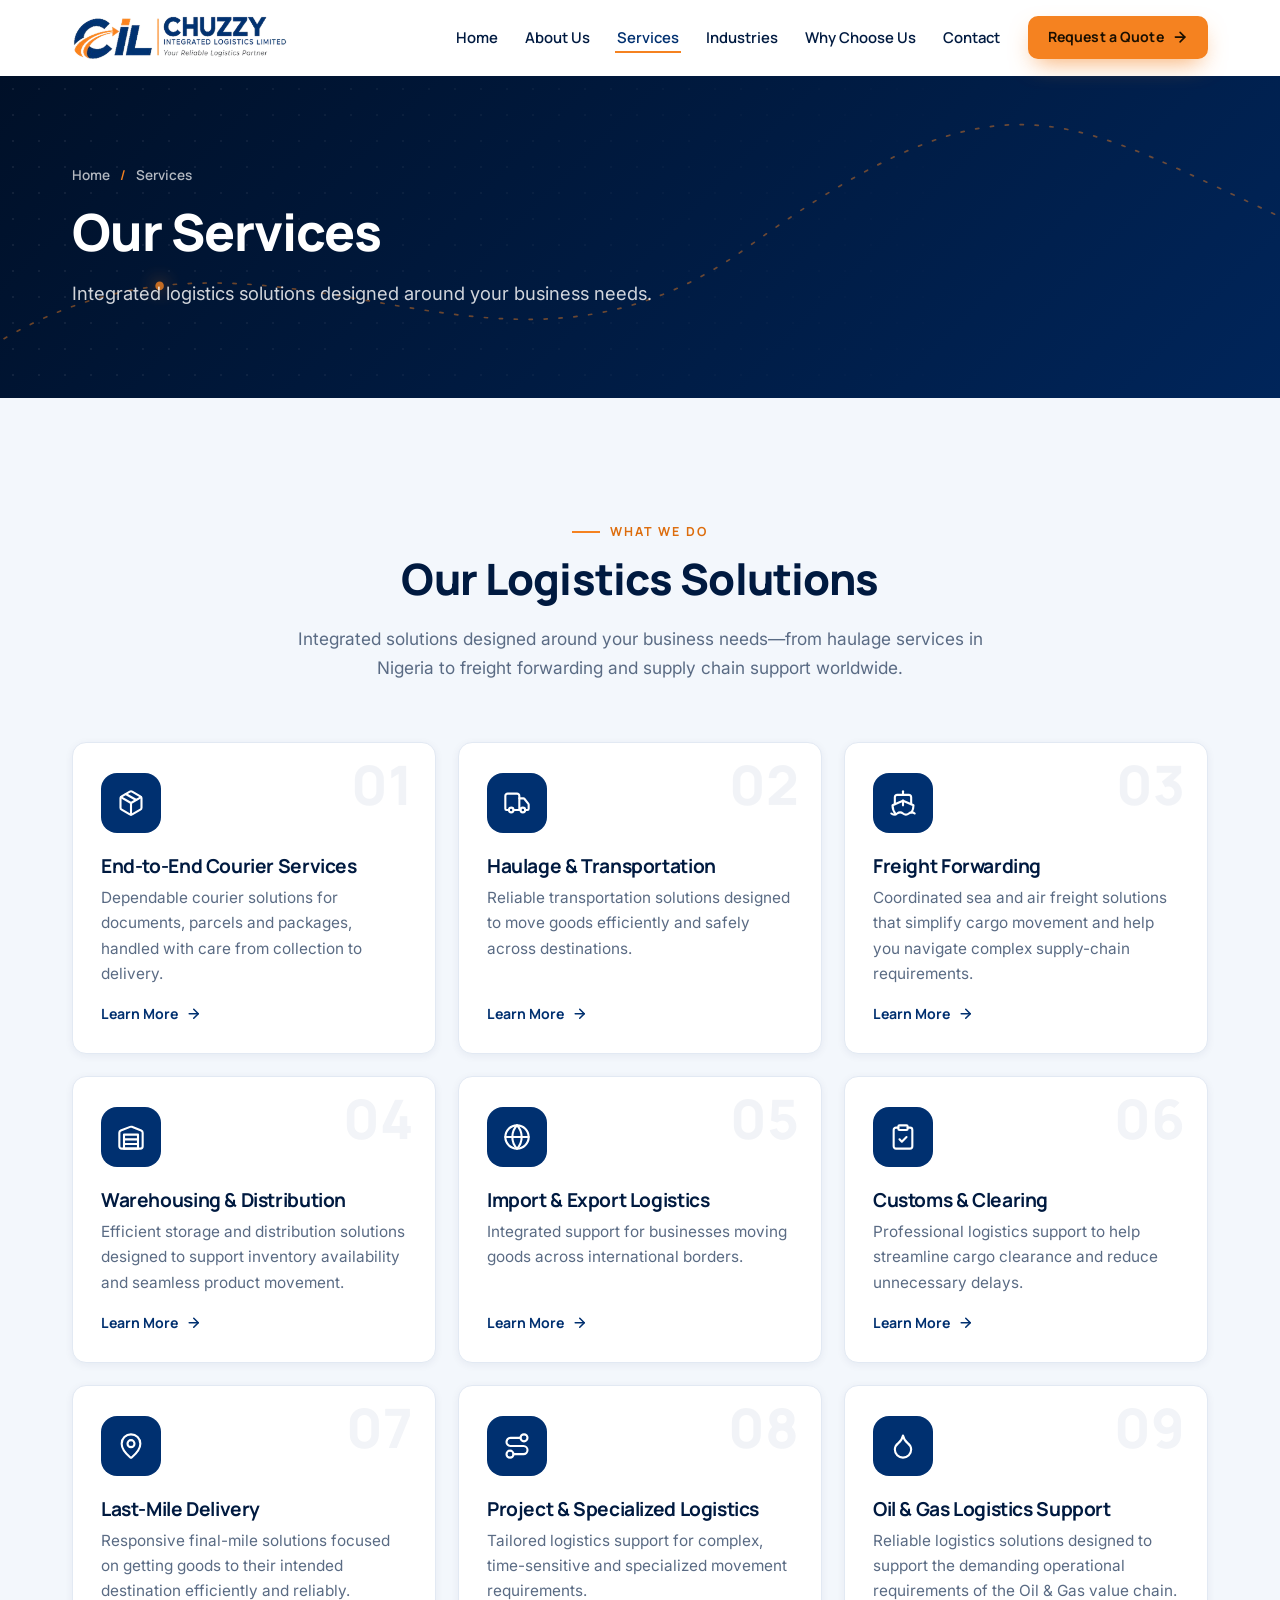
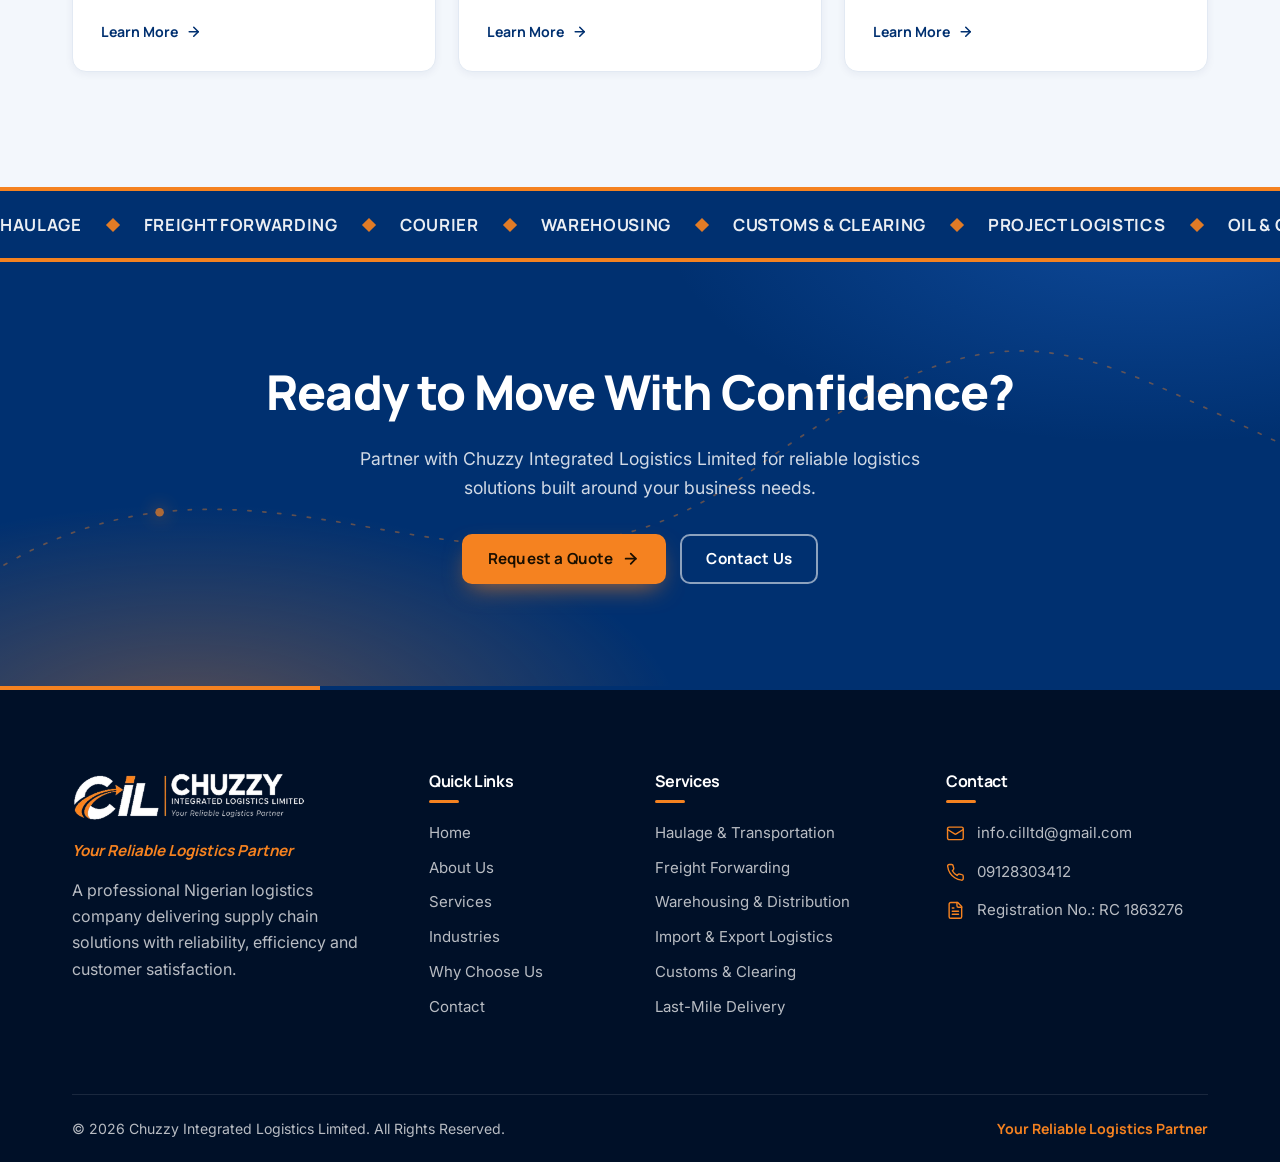
<file: services.html>
<!DOCTYPE html>
<html lang="en-NG">
<head>
<meta charset="utf-8">
<meta name="viewport" content="width=device-width,initial-scale=1">
<title>Logistics Services in Nigeria – Haulage, Freight Forwarding, Courier &amp; Warehousing | Chuzzy Integrated Logistics Limited</title>
<meta name="description" content="Courier, haulage, sea and air freight forwarding, warehousing, customs clearing, last-mile delivery, project and oil & gas logistics services in Nigeria.">
<meta name="keywords" content="Logistics Company in Nigeria, Haulage Services Nigeria, Freight Services Nigeria, Transportation Company Nigeria, Supply Chain Solutions Nigeria, Corporate Logistics Nigeria, Freight Forwarding Nigeria, Warehousing Port Harcourt">
<meta name="author" content="Chuzzy Integrated Logistics Limited">
<meta name="theme-color" content="#003070">
<meta property="og:type" content="website">
<meta property="og:site_name" content="Chuzzy Integrated Logistics Limited">
<meta property="og:title" content="Logistics Services in Nigeria – Haulage, Freight Forwarding, Courier &amp; Warehousing | Chuzzy Integrated Logistics Limited">
<meta property="og:description" content="Courier, haulage, sea and air freight forwarding, warehousing, customs clearing, last-mile delivery, project and oil & gas logistics services in Nigeria.">
<meta property="og:image" content="images/logo.png">
<meta property="og:locale" content="en_NG">
<meta name="twitter:card" content="summary">
<link rel="icon" type="image/png" href="images/favicon.png">
<link rel="apple-touch-icon" href="images/favicon.png">
<link rel="preconnect" href="https://fonts.googleapis.com">
<link rel="preconnect" href="https://fonts.gstatic.com" crossorigin>
<link href="https://fonts.googleapis.com/css2?family=Inter:wght@400;500;600&family=Manrope:wght@600;700;800&display=swap" rel="stylesheet">
<link rel="stylesheet" href="css/style.css">
<script>
  document.documentElement.classList.add('js');
  /* Image helper: tries local file first (images/xxx.jpg), then the online fallback, then hides itself (a branded background shows). */
  function cilImg(i){ if(!i.dataset.t && i.dataset.fb){ i.dataset.t=1; i.src=i.dataset.fb; } else { i.style.display='none'; } }
</script>
</head>
<body>
<a class="skip" href="#main">Skip to content</a>
<div class="progress" id="progress"></div>

<!-- Icon sprite -->
<svg width="0" height="0" style="position:absolute" aria-hidden="true">
  <symbol id="i-truck" viewBox="0 0 24 24"><path d="M14 18V6a2 2 0 0 0-2-2H4a2 2 0 0 0-2 2v11a1 1 0 0 0 1 1h2"/><path d="M15 18H9"/><path d="M19 18h2a1 1 0 0 0 1-1v-3.65a1 1 0 0 0-.22-.624l-3.48-4.35A1 1 0 0 0 17.52 8H14"/><circle cx="17" cy="18" r="2"/><circle cx="7" cy="18" r="2"/></symbol>
  <symbol id="i-ship" viewBox="0 0 24 24"><path d="M2 21c.6.5 1.2 1 2.5 1 2.5 0 2.5-2 5-2 1.3 0 1.9.5 2.5 1 .6.5 1.2 1 2.5 1 2.5 0 2.5-2 5-2 1.3 0 1.9.5 2.5 1"/><path d="M19.38 20A11.6 11.6 0 0 0 21 14l-9-4-9 4c0 2.9.94 5.34 2.81 7.76"/><path d="M19 13V7a2 2 0 0 0-2-2H7a2 2 0 0 0-2 2v6"/><path d="M12 10v4"/><path d="M12 2v3"/></symbol>
  <symbol id="i-warehouse" viewBox="0 0 24 24"><path d="M22 8.35V20a2 2 0 0 1-2 2H4a2 2 0 0 1-2-2V8.35A2 2 0 0 1 3.26 6.5l8-3.2a2 2 0 0 1 1.48 0l8 3.2A2 2 0 0 1 22 8.35Z"/><path d="M6 18h12"/><path d="M6 14h12"/><rect width="12" height="12" x="6" y="10"/></symbol>
  <symbol id="i-globe" viewBox="0 0 24 24"><circle cx="12" cy="12" r="10"/><path d="M12 2a14.5 14.5 0 0 0 0 20 14.5 14.5 0 0 0 0-20"/><path d="M2 12h20"/></symbol>
  <symbol id="i-shield" viewBox="0 0 24 24"><path d="M20 13c0 5-3.5 7.5-7.66 8.95a1 1 0 0 1-.67-.01C7.5 20.5 4 18 4 13V6a1 1 0 0 1 1-1c2 0 4.5-1.2 6.24-2.72a1.17 1.17 0 0 1 1.52 0C14.51 3.81 17 5 19 5a1 1 0 0 1 1 1z"/><path d="m9 12 2 2 4-4"/></symbol>
  <symbol id="i-package" viewBox="0 0 24 24"><path d="M11 21.73a2 2 0 0 0 2 0l7-4A2 2 0 0 0 21 16V8a2 2 0 0 0-1-1.73l-7-4a2 2 0 0 0-2 0l-7 4A2 2 0 0 0 3 8v8a2 2 0 0 0 1 1.73z"/><path d="M12 22V12"/><path d="m3.3 7 8.7 5 8.7-5"/><path d="m7.5 4.27 9 5.15"/></symbol>
  <symbol id="i-pin" viewBox="0 0 24 24"><path d="M20 10c0 4.993-5.539 10.193-7.399 11.799a1 1 0 0 1-1.202 0C9.539 20.193 4 14.993 4 10a8 8 0 0 1 16 0"/><circle cx="12" cy="10" r="3"/></symbol>
  <symbol id="i-plane" viewBox="0 0 24 24"><path d="M17.8 19.2 16 11l3.5-3.5C21 6 21.5 4 21 3c-1-.5-3 0-4.5 1.5L13 8 4.8 6.2c-.5-.1-.9.1-1.1.5l-.3.5c-.2.5-.1 1 .3 1.3L9 12l-2 3H4l-1 1 3 2 2 3 1-1v-3l3-2 3.5 5.3c.3.4.8.5 1.3.3l.5-.2c.4-.3.6-.7.5-1.2z"/></symbol>
  <symbol id="i-clip" viewBox="0 0 24 24"><rect width="8" height="4" x="8" y="2" rx="1"/><path d="M16 4h2a2 2 0 0 1 2 2v14a2 2 0 0 1-2 2H6a2 2 0 0 1-2-2V6a2 2 0 0 1 2-2h2"/><path d="m9 14 2 2 4-4"/></symbol>
  <symbol id="i-route" viewBox="0 0 24 24"><circle cx="6" cy="19" r="3"/><path d="M9 19h8.5a3.5 3.5 0 0 0 0-7h-11a3.5 3.5 0 0 1 0-7H15"/><circle cx="18" cy="5" r="3"/></symbol>
  <symbol id="i-drop" viewBox="0 0 24 24"><path d="M12 22a7 7 0 0 0 7-7c0-2-1-3.9-3-5.5s-3.5-4-4-6.5c-.5 2.5-2 4.9-4 6.5C6 11.1 5 13 5 15a7 7 0 0 0 7 7z"/></symbol>
  <symbol id="i-factory" viewBox="0 0 24 24"><path d="M2 20a2 2 0 0 0 2 2h16a2 2 0 0 0 2-2V8l-7 5V8l-7 5V4a2 2 0 0 0-2-2H4a2 2 0 0 0-2 2Z"/><path d="M17 18h1"/><path d="M12 18h1"/><path d="M7 18h1"/></symbol>
  <symbol id="i-cart" viewBox="0 0 24 24"><circle cx="8" cy="21" r="1"/><circle cx="19" cy="21" r="1"/><path d="M2.05 2.05h2l2.66 12.42a2 2 0 0 0 2 1.58h9.78a2 2 0 0 0 1.95-1.57l1.65-7.43H5.12"/></symbol>
  <symbol id="i-building" viewBox="0 0 24 24"><path d="M6 22V4a2 2 0 0 1 2-2h8a2 2 0 0 1 2 2v18Z"/><path d="M6 12H4a2 2 0 0 0-2 2v6a2 2 0 0 0 2 2h2"/><path d="M18 9h2a2 2 0 0 1 2 2v9a2 2 0 0 1-2 2h-2"/><path d="M10 6h4"/><path d="M10 10h4"/><path d="M10 14h4"/><path d="M10 18h4"/></symbol>
  <symbol id="i-zap" viewBox="0 0 24 24"><path d="M4 14a1 1 0 0 1-.78-1.63l9.9-10.2a.5.5 0 0 1 .86.46l-1.92 6.02A1 1 0 0 0 13 10h7a1 1 0 0 1 .78 1.63l-9.9 10.2a.5.5 0 0 1-.86-.46l1.92-6.02A1 1 0 0 0 11 14z"/></symbol>
  <symbol id="i-wrench" viewBox="0 0 24 24"><path d="M14.7 6.3a1 1 0 0 0 0 1.4l1.6 1.6a1 1 0 0 0 1.4 0l3.77-3.77a6 6 0 0 1-7.94 7.94l-6.91 6.91a2.12 2.12 0 0 1-3-3l6.91-6.91a6 6 0 0 1 7.94-7.94z"/></symbol>
  <symbol id="i-briefcase" viewBox="0 0 24 24"><path d="M16 20V4a2 2 0 0 0-2-2h-4a2 2 0 0 0-2 2v16"/><rect width="20" height="14" x="2" y="6" rx="2"/></symbol>
  <symbol id="i-landmark" viewBox="0 0 24 24"><line x1="3" x2="21" y1="22" y2="22"/><line x1="6" x2="6" y1="18" y2="11"/><line x1="10" x2="10" y1="18" y2="11"/><line x1="14" x2="14" y1="18" y2="11"/><line x1="18" x2="18" y1="18" y2="11"/><polygon points="12 2 20 7 4 7"/></symbol>
  <symbol id="i-users" viewBox="0 0 24 24"><path d="M16 21v-2a4 4 0 0 0-4-4H6a4 4 0 0 0-4 4v2"/><circle cx="9" cy="7" r="4"/><path d="M22 21v-2a4 4 0 0 0-3-3.87"/><path d="M16 3.13a4 4 0 0 1 0 7.75"/></symbol>
  <symbol id="i-gauge" viewBox="0 0 24 24"><path d="m12 14 4-4"/><path d="M3.34 19a10 10 0 1 1 17.32 0"/></symbol>
  <symbol id="i-clock" viewBox="0 0 24 24"><circle cx="12" cy="12" r="10"/><polyline points="12 6 12 12 16 14"/></symbol>
  <symbol id="i-mail" viewBox="0 0 24 24"><rect width="20" height="16" x="2" y="4" rx="2"/><path d="m22 7-8.97 5.7a1.94 1.94 0 0 1-2.06 0L2 7"/></symbol>
  <symbol id="i-phone" viewBox="0 0 24 24"><path d="M22 16.92v3a2 2 0 0 1-2.18 2 19.79 19.79 0 0 1-8.63-3.07 19.5 19.5 0 0 1-6-6 19.79 19.79 0 0 1-3.07-8.67A2 2 0 0 1 4.11 2h3a2 2 0 0 1 2 1.72 12.84 12.84 0 0 0 .7 2.81 2 2 0 0 1-.45 2.11L8.09 9.91a16 16 0 0 0 6 6l1.27-1.27a2 2 0 0 1 2.11-.45 12.84 12.84 0 0 0 2.81.7A2 2 0 0 1 22 16.92z"/></symbol>
  <symbol id="i-file" viewBox="0 0 24 24"><path d="M15 2H6a2 2 0 0 0-2 2v16a2 2 0 0 0 2 2h12a2 2 0 0 0 2-2V7Z"/><path d="M14 2v4a2 2 0 0 0 2 2h4"/><path d="M10 9H8"/><path d="M16 13H8"/><path d="M16 17H8"/></symbol>
  <symbol id="i-arrow" viewBox="0 0 24 24"><path d="M5 12h14"/><path d="m12 5 7 7-7 7"/></symbol>
  <symbol id="i-eye" viewBox="0 0 24 24"><path d="M2.06 12.35a1 1 0 0 1 0-.7 10.75 10.75 0 0 1 19.88 0 1 1 0 0 1 0 .7 10.75 10.75 0 0 1-19.88 0"/><circle cx="12" cy="12" r="3"/></symbol>
  <symbol id="i-layers" viewBox="0 0 24 24"><path d="M12.83 2.18a2 2 0 0 0-1.66 0L2.6 6.08a1 1 0 0 0 0 1.83l8.58 3.91a2 2 0 0 0 1.66 0l8.58-3.9a1 1 0 0 0 0-1.83z"/><path d="M2 12a1 1 0 0 0 .58.91l8.6 3.91a2 2 0 0 0 1.65 0l8.58-3.9A1 1 0 0 0 22 12"/><path d="M2 17a1 1 0 0 0 .58.91l8.6 3.91a2 2 0 0 0 1.65 0l8.58-3.9A1 1 0 0 0 22 17"/></symbol>
  <symbol id="i-headset" viewBox="0 0 24 24"><path d="M3 11h3a2 2 0 0 1 2 2v3a2 2 0 0 1-2 2H5a2 2 0 0 1-2-2v-5Zm0 0a9 9 0 1 1 18 0m0 0v5a2 2 0 0 1-2 2h-1a2 2 0 0 1-2-2v-3a2 2 0 0 1 2-2h3Z"/><path d="M21 16v2a4 4 0 0 1-4 4h-5"/></symbol>
  <symbol id="i-award" viewBox="0 0 24 24"><path d="m15.477 12.89 1.515 8.526a.5.5 0 0 1-.81.47l-3.58-2.687a1 1 0 0 0-1.197 0l-3.586 2.686a.5.5 0 0 1-.81-.469l1.514-8.526"/><circle cx="12" cy="8" r="6"/></symbol>
  <symbol id="i-check" viewBox="0 0 24 24"><path d="M20 6 9 17l-5-5"/></symbol>
  <symbol id="i-up" viewBox="0 0 24 24"><path d="m18 15-6-6-6 6"/></symbol>
  <symbol id="i-handshake" viewBox="0 0 24 24"><path d="M12 21a9 9 0 1 0-9-9"/><path d="m8 12 3 3 5-6"/><path d="M3 12h3"/></symbol>
</svg>

<header class="header" id="header">
  <div class="container">
    <a class="logo" href="index.html" aria-label="Chuzzy Integrated Logistics Limited – Home">
      <img src="images/logo.png" width="190" height="40" alt="Chuzzy Integrated Logistics Limited – Your Reliable Logistics Partner">
    </a>
    <nav class="nav" id="nav" aria-label="Main navigation">
      <ul><li><a class="link" href="index.html">Home</a></li><li><a class="link" href="about.html">About Us</a></li><li><a class="link active" href="services.html" aria-current="page">Services</a></li><li><a class="link" href="industries.html">Industries</a></li><li><a class="link" href="why-choose-us.html">Why Choose Us</a></li><li><a class="link" href="contact.html">Contact</a></li></ul>
      <a class="btn btn-primary btn-sm" href="contact.html">Request a Quote <svg class="ic"><use href="#i-arrow"/></svg></a>
    </nav>
    <button class="burger" id="burger" aria-label="Open menu" aria-expanded="false" aria-controls="nav"><span class="bars"></span></button>
  </div>
</header>

<main id="main">
<section class="page-hero">
  <svg class="routes" viewBox="0 0 1200 400" preserveAspectRatio="xMidYMid slice" aria-hidden="true">
    <path id="ph1" class="r o" d="M-20 310 C 250 130, 450 390, 700 210 S 1000 90, 1220 190"/>
    <circle class="dot o" r="4"><animateMotion dur="12s" repeatCount="indefinite"><mpath href="#ph1"/></animateMotion></circle>
  </svg>
  <div class="container">
    <nav class="crumbs" aria-label="Breadcrumb"><a href="index.html">Home</a> <span>/</span> Services</nav>
    <h1 class="reveal">Our Services</h1>
    <p class="reveal" style="--d:.1s">Integrated logistics solutions designed around your business needs.</p>
  </div>
</section>
<!-- ============ SERVICES ============ -->
<section class="section soft" id="services" aria-labelledby="services-title">
  <div class="container">
    <div class="sec-head center reveal">
      <span class="eyebrow">What We Do</span>
      <h2 class="title" id="services-title">Our Logistics Solutions</h2>
      <p class="lead">Integrated solutions designed around your business needs—from haulage services in Nigeria to freight forwarding and supply chain support worldwide.</p>
    </div>
    <div class="grid grid-3">
      <article class="card reveal"><span class="n">01</span><div class="ico"><svg class="ic"><use href="#i-package"/></svg></div><h3>End-to-End Courier Services</h3><p>Dependable courier solutions for documents, parcels and packages, handled with care from collection to delivery.</p><a class="more" href="contact.html?service=End-to-end%20Courier%20Services" data-service="End-to-end Courier Services">Learn More <svg class="ic"><use href="#i-arrow"/></svg></a></article>
      <article class="card reveal" style="--d:.08s"><span class="n">02</span><div class="ico"><svg class="ic"><use href="#i-truck"/></svg></div><h3>Haulage &amp; Transportation</h3><p>Reliable transportation solutions designed to move goods efficiently and safely across destinations.</p><a class="more" href="contact.html?service=Logistics%20%26%20Haulage%20Services" data-service="Logistics &amp; Haulage Services">Learn More <svg class="ic"><use href="#i-arrow"/></svg></a></article>
      <article class="card reveal" style="--d:.16s"><span class="n">03</span><div class="ico"><svg class="ic"><use href="#i-ship"/></svg></div><h3>Freight Forwarding</h3><p>Coordinated sea and air freight solutions that simplify cargo movement and help you navigate complex supply-chain requirements.</p><a class="more" href="contact.html?service=Freight%20Forwarding%20%28Sea%20%26%20Air%29" data-service="Freight Forwarding (Sea &amp; Air)">Learn More <svg class="ic"><use href="#i-arrow"/></svg></a></article>
      <article class="card reveal"><span class="n">04</span><div class="ico"><svg class="ic"><use href="#i-warehouse"/></svg></div><h3>Warehousing &amp; Distribution</h3><p>Efficient storage and distribution solutions designed to support inventory availability and seamless product movement.</p><a class="more" href="contact.html?service=Warehousing%20%26%20Storage" data-service="Warehousing &amp; Storage">Learn More <svg class="ic"><use href="#i-arrow"/></svg></a></article>
      <article class="card reveal" style="--d:.08s"><span class="n">05</span><div class="ico"><svg class="ic"><use href="#i-globe"/></svg></div><h3>Import &amp; Export Logistics</h3><p>Integrated support for businesses moving goods across international borders.</p><a class="more" href="contact.html?service=Import%20%26%20Export%20Logistics" data-service="Import &amp; Export Logistics">Learn More <svg class="ic"><use href="#i-arrow"/></svg></a></article>
      <article class="card reveal" style="--d:.16s"><span class="n">06</span><div class="ico"><svg class="ic"><use href="#i-clip"/></svg></div><h3>Customs &amp; Clearing</h3><p>Professional logistics support to help streamline cargo clearance and reduce unnecessary delays.</p><a class="more" href="contact.html?service=Customs%20%26%20Clearing" data-service="Customs &amp; Clearing">Learn More <svg class="ic"><use href="#i-arrow"/></svg></a></article>
      <article class="card reveal"><span class="n">07</span><div class="ico"><svg class="ic"><use href="#i-pin"/></svg></div><h3>Last-Mile Delivery</h3><p>Responsive final-mile solutions focused on getting goods to their intended destination efficiently and reliably.</p><a class="more" href="contact.html?service=Last-Mile%20Delivery" data-service="Last-Mile Delivery">Learn More <svg class="ic"><use href="#i-arrow"/></svg></a></article>
      <article class="card reveal" style="--d:.08s"><span class="n">08</span><div class="ico"><svg class="ic"><use href="#i-route"/></svg></div><h3>Project &amp; Specialized Logistics</h3><p>Tailored logistics support for complex, time-sensitive and specialized movement requirements.</p><a class="more" href="contact.html?service=Project%20%26%20Specialized%20Logistics" data-service="Project &amp; Specialized Logistics">Learn More <svg class="ic"><use href="#i-arrow"/></svg></a></article>
      <article class="card reveal" style="--d:.16s"><span class="n">09</span><div class="ico"><svg class="ic"><use href="#i-drop"/></svg></div><h3>Oil &amp; Gas Logistics Support</h3><p>Reliable logistics solutions designed to support the demanding operational requirements of the Oil &amp; Gas value chain.</p><a class="more" href="contact.html?service=Oil%20%26%20Gas%20Logistics%20Support" data-service="Oil &amp; Gas Logistics Support">Learn More <svg class="ic"><use href="#i-arrow"/></svg></a></article>
    </div>
  </div>
</section>

<!-- Capability ticker (add client/partner logos here if desired) -->
<div class="ticker" aria-hidden="true">
  <div class="track">
    <span>Haulage</span><span>Freight Forwarding</span><span>Courier</span><span>Warehousing</span><span>Customs &amp; Clearing</span><span>Project Logistics</span><span>Oil &amp; Gas</span><span>Last-Mile Delivery</span>
    <span>Haulage</span><span>Freight Forwarding</span><span>Courier</span><span>Warehousing</span><span>Customs &amp; Clearing</span><span>Project Logistics</span><span>Oil &amp; Gas</span><span>Last-Mile Delivery</span>
  </div>
</div>

<!-- ============ CTA ============ -->
<section class="cta" aria-labelledby="cta-title">
  <svg class="routes" viewBox="0 0 1200 400" preserveAspectRatio="xMidYMid slice" aria-hidden="true">
    <path id="ct1" class="r o" d="M-20 300 C 250 120, 450 380, 700 200 S 1000 80, 1220 180"/>
    <circle class="dot o" r="4"><animateMotion dur="12s" repeatCount="indefinite"><mpath href="#ct1"/></animateMotion></circle>
  </svg>
  <div class="container">
    <h2 id="cta-title" class="reveal">Ready to Move With Confidence?</h2>
    <p class="reveal" style="--d:.1s">Partner with Chuzzy Integrated Logistics Limited for reliable logistics solutions built around your business needs.</p>
    <div class="actions reveal" style="--d:.2s">
      <a class="btn btn-primary" href="contact.html">Request a Quote <svg class="ic"><use href="#i-arrow"/></svg></a>
      <a class="btn btn-ghost" href="contact.html">Contact Us</a>
    </div>
  </div>
</section>


</main>

<!-- ============ FOOTER ============ -->
<footer class="footer">
  <div class="container">
    <div class="foot-grid">
      <div>
        <img class="fl" src="images/logo-white.png" width="220" height="47" alt="Chuzzy Integrated Logistics Limited" loading="lazy">
        <p class="tag">Your Reliable Logistics Partner</p>
        <p>A professional Nigerian logistics company delivering supply chain solutions with reliability, efficiency and customer satisfaction.</p>
      </div>
      <div>
        <h4>Quick Links</h4>
        <ul>
          <li><a href="index.html">Home</a></li><li><a href="about.html">About Us</a></li><li><a href="services.html">Services</a></li>
          <li><a href="industries.html">Industries</a></li><li><a href="why-choose-us.html">Why Choose Us</a></li><li><a href="contact.html">Contact</a></li>
        </ul>
      </div>
      <div>
        <h4>Services</h4>
        <ul>
          <li><a href="services.html">Haulage &amp; Transportation</a></li><li><a href="services.html">Freight Forwarding</a></li><li><a href="services.html">Warehousing &amp; Distribution</a></li>
          <li><a href="services.html">Import &amp; Export Logistics</a></li><li><a href="services.html">Customs &amp; Clearing</a></li><li><a href="services.html">Last-Mile Delivery</a></li>
        </ul>
      </div>
      <div>
        <h4>Contact</h4>
        <div class="ci"><svg class="ic"><use href="#i-mail"/></svg><a href="mailto:info.cilltd@gmail.com">info.cilltd@gmail.com</a></div>
        <div class="ci"><svg class="ic"><use href="#i-phone"/></svg><a href="tel:+2349128303412">09128303412</a></div>
        <div class="ci"><svg class="ic"><use href="#i-file"/></svg><span>Registration No.: RC 1863276</span></div>
      </div>
    </div>
    <div class="foot-bar">
      <span>© 2026 Chuzzy Integrated Logistics Limited. All Rights Reserved.</span>
      <b>Your Reliable Logistics Partner</b>
    </div>
  </div>
</footer>

<button class="totop" id="totop" aria-label="Back to top"><svg class="ic"><use href="#i-up"/></svg></button>
<script src="js/main.js"></script>
</body>
</html>
</file>
<file: css/style.css>
/* ==========================================================
   Chuzzy Integrated Logistics Limited — Corporate Website
   Brand colours sampled from the company logo
   ========================================================== */
:root{
  --navy:#003070;
  --navy-800:#00255a;
  --navy-900:#001a40;
  --navy-950:#001028;
  --orange:#F58220;
  --orange-600:#dd6d0d;
  --orange-100:#fff1e4;
  --ink:#0c1b33;
  --muted:#5a6b84;
  --line:#e2e9f3;
  --bg:#ffffff;
  --soft:#f3f7fc;
  --radius:14px;
  --shadow-sm:0 2px 8px rgba(0,32,80,.06);
  --shadow:0 12px 32px -8px rgba(0,32,80,.16);
  --shadow-lg:0 28px 60px -16px rgba(0,32,80,.28);
  --hh:76px;
  --ease:cubic-bezier(.22,.8,.3,1);
}
*,*::before,*::after{box-sizing:border-box}
html{scroll-behavior:smooth;-webkit-text-size-adjust:100%}
body{margin:0;font-family:'Inter',system-ui,-apple-system,'Segoe UI',Roboto,Arial,sans-serif;color:var(--ink);background:var(--bg);line-height:1.65;font-size:16px;overflow-x:hidden}
img,svg{max-width:100%;display:block}
a{color:inherit;text-decoration:none}
h1,h2,h3,h4{font-family:'Manrope','Inter',system-ui,sans-serif;line-height:1.15;margin:0 0 .5em;color:var(--navy-900);letter-spacing:-.02em}
p{margin:0 0 1em}
ul{margin:0;padding:0;list-style:none}
section[id]{scroll-margin-top:calc(var(--hh) - 6px)}
:focus-visible{outline:3px solid var(--orange);outline-offset:3px;border-radius:6px}
.container{width:100%;max-width:1200px;margin-inline:auto;padding-inline:clamp(18px,4vw,32px)}
.skip{position:absolute;left:-999px;top:8px;background:var(--navy);color:#fff;padding:10px 16px;border-radius:8px;z-index:200}
.skip:focus{left:8px}

/* Icons */
.ic{width:1.5em;height:1.5em;stroke:currentColor;fill:none;stroke-width:1.8;stroke-linecap:round;stroke-linejoin:round;flex:none}

/* Scroll progress */
.progress{position:fixed;top:0;left:0;height:3px;width:0;background:var(--orange);z-index:150;transition:width .1s linear}

/* ---------- Buttons ---------- */
.btn{--bg:var(--orange);--fg:#fff;display:inline-flex;align-items:center;justify-content:center;gap:.6em;padding:.95em 1.6em;border-radius:10px;font:700 .95rem/1 'Manrope',sans-serif;letter-spacing:.01em;background:var(--bg);color:var(--fg);border:2px solid var(--bg);cursor:pointer;position:relative;overflow:hidden;transition:transform .3s var(--ease),box-shadow .3s var(--ease),background .3s,color .3s,border-color .3s;white-space:nowrap}
.btn .ic{width:1.15em;height:1.15em;stroke-width:2.4;transition:transform .3s var(--ease)}
.btn:hover{transform:translateY(-2px)}
.btn:hover .ic{transform:translateX(4px)}
.btn::after{content:"";position:absolute;inset:0;background:linear-gradient(110deg,transparent 30%,rgba(255,255,255,.35) 50%,transparent 70%);transform:translateX(-120%);transition:transform .7s var(--ease)}
.btn:hover::after{transform:translateX(120%)}
.btn-primary{box-shadow:0 10px 24px -8px rgba(245,130,32,.7);color:#1a0f00}
.btn-primary:hover{--bg:var(--orange-600);border-color:var(--orange-600);box-shadow:0 14px 28px -8px rgba(245,130,32,.8)}
.btn-ghost{--bg:transparent;--fg:#fff;border-color:rgba(255,255,255,.55)}
.btn-ghost:hover{--bg:#fff;--fg:var(--navy);border-color:#fff}
.btn-navy{--bg:var(--navy);--fg:#fff}
.btn-navy:hover{--bg:var(--navy-900);border-color:var(--navy-900);box-shadow:var(--shadow)}
.btn-outline{--bg:transparent;--fg:var(--navy);border-color:var(--navy)}
.btn-outline:hover{--bg:var(--navy);--fg:#fff}
.btn-sm{padding:.8em 1.25em;font-size:.88rem}

/* ---------- Header ---------- */
.header{position:sticky;top:0;z-index:120;height:var(--hh);background:rgba(255,255,255,.92);backdrop-filter:saturate(1.4) blur(14px);-webkit-backdrop-filter:saturate(1.4) blur(14px);border-bottom:1px solid transparent;transition:box-shadow .3s,border-color .3s,height .3s}
.header.scrolled{box-shadow:0 6px 24px -10px rgba(0,32,80,.25);border-color:var(--line)}
.header .container{height:100%;display:flex;align-items:center;justify-content:space-between;gap:20px}
.logo img{height:46px;width:auto}
.nav{display:flex;align-items:center;gap:clamp(14px,2vw,30px)}
.nav ul{display:flex;gap:clamp(12px,1.8vw,28px)}
.nav a.link{position:relative;font:600 .93rem 'Manrope',sans-serif;color:var(--navy-900);padding:8px 2px;transition:color .25s}
.nav a.link::after{content:"";position:absolute;left:0;bottom:2px;height:2px;width:100%;background:var(--orange);transform:scaleX(0);transform-origin:left;transition:transform .35s var(--ease)}
.nav a.link:hover,.nav a.link.active{color:var(--navy)}
.nav a.link:hover::after,.nav a.link.active::after{transform:scaleX(1)}
.burger{display:none;width:46px;height:46px;border:0;background:var(--soft);border-radius:12px;cursor:pointer;color:var(--navy);align-items:center;justify-content:center}
.burger .bars{position:relative;width:22px;height:2px;background:currentColor;border-radius:2px;transition:background .2s}
.burger .bars::before,.burger .bars::after{content:"";position:absolute;left:0;width:22px;height:2px;background:currentColor;border-radius:2px;transition:transform .3s var(--ease)}
.burger .bars::before{top:-7px}.burger .bars::after{top:7px}
.menu-open .burger .bars{background:transparent}
.menu-open .burger .bars::before{transform:translateY(7px) rotate(45deg)}
.menu-open .burger .bars::after{transform:translateY(-7px) rotate(-45deg)}

/* ---------- Hero ---------- */
.hero{position:relative;color:#fff;background:var(--navy-950);overflow:hidden;isolation:isolate;min-height:min(92svh,820px);display:flex;align-items:center;padding:clamp(56px,9vw,110px) 0 clamp(110px,12vw,150px)}
.hero-bg{position:absolute;inset:0;z-index:-3;background:radial-gradient(1200px 600px at 80% 20%,#0a4aa3 0%,transparent 60%),linear-gradient(135deg,var(--navy-950),var(--navy-800))}
.hero-bg img{width:100%;height:100%;object-fit:cover;animation:kenburns 26s ease-in-out infinite alternate}
.hero::before{content:"";position:absolute;inset:0;z-index:-2;background:linear-gradient(95deg,rgba(0,16,40,.94) 0%,rgba(0,26,64,.82) 45%,rgba(0,26,64,.5) 100%)}
.hero::after{content:"";position:absolute;inset:0;z-index:-2;background-image:radial-gradient(rgba(255,255,255,.07) 1px,transparent 1px);background-size:26px 26px;mask-image:linear-gradient(to right,#000,transparent 75%);-webkit-mask-image:linear-gradient(to right,#000,transparent 75%)}
.routes{position:absolute;inset:0;width:100%;height:100%;z-index:-1;pointer-events:none}
.routes .r{fill:none;stroke:rgba(255,255,255,.28);stroke-width:1.6;stroke-dasharray:3 11;stroke-linecap:round;animation:dash 24s linear infinite}
.routes .r.o{stroke:rgba(245,130,32,.55)}
.routes .node{fill:var(--orange)}
.routes .pulse{fill:none;stroke:var(--orange);stroke-width:1.5;transform-box:fill-box;transform-origin:center;animation:pulse 3s ease-out infinite}
.routes .dot{fill:#fff;filter:drop-shadow(0 0 6px #fff)}
.routes .dot.o{fill:var(--orange);filter:drop-shadow(0 0 8px var(--orange))}
.hero-grid{display:grid;grid-template-columns:minmax(0,1.2fr) minmax(0,.8fr);gap:clamp(30px,5vw,70px);align-items:center}
.pill{display:inline-flex;align-items:center;gap:10px;padding:8px 16px;border-radius:99px;background:rgba(255,255,255,.1);border:1px solid rgba(255,255,255,.22);font:600 .8rem 'Manrope',sans-serif;letter-spacing:.08em;text-transform:uppercase;backdrop-filter:blur(8px);margin-bottom:24px}
.pill i{width:8px;height:8px;border-radius:50%;background:var(--orange);box-shadow:0 0 0 0 rgba(245,130,32,.7);animation:ping 2s infinite}
.hero h1{color:#fff;font-size:clamp(2rem,4.6vw,3.35rem);font-weight:800;margin-bottom:.45em}
.hero h1 span{display:block}
.hero h1 .acc{color:var(--orange)}
.hero .sub{font-size:clamp(1.02rem,1.5vw,1.2rem);color:rgba(255,255,255,.85);max-width:560px;margin-bottom:34px}
.hero .actions{display:flex;flex-wrap:wrap;gap:14px;margin-bottom:28px}
.trust{display:flex;align-items:center;gap:12px;color:rgba(255,255,255,.85);font:600 .92rem 'Manrope',sans-serif}
.trust .ic{color:var(--orange);width:1.35em;height:1.35em}
.trust b{color:#fff}
.hero-card{background:rgba(255,255,255,.09);border:1px solid rgba(255,255,255,.2);border-radius:20px;padding:26px;backdrop-filter:blur(14px);-webkit-backdrop-filter:blur(14px);box-shadow:var(--shadow-lg);animation:float 7s ease-in-out infinite}
.hero-card h2{color:#fff;font-size:1.15rem;margin-bottom:4px}
.hero-card p{color:rgba(255,255,255,.7);font-size:.9rem;margin-bottom:18px}
.hero-card li{display:flex;align-items:center;gap:14px;padding:13px 14px;border-radius:12px;background:rgba(255,255,255,.07);margin-top:10px;transition:background .3s,transform .3s var(--ease)}
.hero-card li:hover{background:rgba(255,255,255,.15);transform:translateX(6px)}
.hero-card li .t{display:grid;place-items:center;width:42px;height:42px;border-radius:10px;background:var(--orange);color:#1a0f00}
.hero-card li b{display:block;font:700 .95rem 'Manrope',sans-serif;line-height:1.2}
.hero-card li small{color:rgba(255,255,255,.65);font-size:.8rem}
.scroll-cue{position:absolute;left:50%;bottom:96px;translate:-50% 0;width:26px;height:42px;border:2px solid rgba(255,255,255,.4);border-radius:20px;display:none}
.scroll-cue::after{content:"";position:absolute;left:50%;top:8px;width:4px;height:8px;margin-left:-2px;border-radius:2px;background:var(--orange);animation:scrollcue 1.8s infinite}

/* ---------- Stats ---------- */
.stats{position:relative;z-index:5;margin-top:-64px}
.stats-card{display:grid;grid-template-columns:repeat(5,1fr);background:#fff;border-radius:20px;box-shadow:var(--shadow-lg);border:1px solid var(--line);overflow:hidden}
.stat{padding:28px 18px;text-align:center;position:relative;transition:background .3s}
.stat+.stat::before{content:"";position:absolute;left:0;top:22%;height:56%;width:1px;background:var(--line)}
.stat:hover{background:var(--soft)}
.stat .ico{width:54px;height:54px;margin:0 auto 12px;border-radius:14px;display:grid;place-items:center;background:var(--orange-100);color:var(--orange-600);transition:transform .4s var(--ease),background .3s,color .3s}
.stat:hover .ico{transform:translateY(-4px) rotate(-6deg);background:var(--orange);color:#fff}
.stat .num{font:800 1.9rem/1.1 'Manrope',sans-serif;color:var(--navy)}
.stat .num.word{font-size:1.15rem;line-height:1.3;padding-top:6px}
.stat .lbl{font-size:.85rem;color:var(--muted);margin-top:4px}

/* ---------- Sections ---------- */
.section{padding:clamp(70px,9vw,120px) 0}
.section.soft{background:var(--soft)}
.eyebrow{display:inline-flex;align-items:center;gap:10px;font:700 .78rem 'Manrope',sans-serif;letter-spacing:.16em;text-transform:uppercase;color:var(--orange-600);margin-bottom:14px}
.eyebrow::before{content:"";width:28px;height:2px;background:var(--orange)}
.sec-head{max-width:720px;margin-bottom:clamp(36px,5vw,60px)}
.sec-head.center{text-align:center;margin-inline:auto}
.sec-head.center .eyebrow{justify-content:center}
h2.title{font-size:clamp(1.75rem,3.6vw,2.7rem);font-weight:800}
.lead{color:var(--muted);font-size:1.08rem}

/* ---------- Placeholder media ---------- */
.media{position:relative;overflow:hidden;border-radius:var(--radius);background:linear-gradient(135deg,var(--navy-900),var(--navy));isolation:isolate}
.media::before{content:"";position:absolute;inset:0;z-index:0;background-image:linear-gradient(rgba(255,255,255,.06) 1px,transparent 1px),linear-gradient(90deg,rgba(255,255,255,.06) 1px,transparent 1px);background-size:34px 34px}
.media img{position:absolute;inset:0;width:100%;height:100%;object-fit:cover;z-index:1;transition:transform 1.2s var(--ease)}
.media:hover img{transform:scale(1.07)}

/* ---------- About ---------- */
.about-grid{display:grid;grid-template-columns:minmax(0,.95fr) minmax(0,1.05fr);gap:clamp(36px,6vw,80px);align-items:center}
.about-media{position:relative;padding:0 0 40px 0}
.about-media .main{aspect-ratio:4/4.4;border-radius:22px;box-shadow:var(--shadow-lg)}
.about-media .second{position:absolute;right:-6%;bottom:0;width:46%;aspect-ratio:1;border-radius:18px;border:6px solid #fff;box-shadow:var(--shadow-lg)}
.badge-years{position:absolute;left:-14px;top:28px;background:var(--orange);color:#1a0f00;border-radius:16px;padding:18px 22px;box-shadow:var(--shadow);z-index:3;animation:float 6s ease-in-out infinite}
.badge-years b{display:block;font:800 2.4rem/1 'Manrope',sans-serif}
.badge-years span{font:700 .78rem 'Manrope',sans-serif;letter-spacing:.06em;text-transform:uppercase}
.values{display:grid;grid-template-columns:repeat(3,1fr);gap:12px;margin:26px 0 30px}
.value{background:var(--soft);border-radius:12px;padding:16px 14px;border:1px solid var(--line);transition:transform .3s var(--ease),box-shadow .3s,border-color .3s}
.value:hover{transform:translateY(-4px);box-shadow:var(--shadow);border-color:var(--orange)}
.value .ic{color:var(--orange-600);margin-bottom:8px}
.value b{display:block;font:700 .92rem 'Manrope',sans-serif;color:var(--navy-900);line-height:1.25}
.info-card{margin-top:clamp(40px,5vw,64px);display:grid;grid-template-columns:repeat(4,1fr);background:var(--navy-900);color:#fff;border-radius:20px;overflow:hidden;box-shadow:var(--shadow-lg);position:relative}
.info-card::before{content:"";position:absolute;left:0;top:0;bottom:0;width:6px;background:var(--orange)}
.info-item{padding:26px 24px 26px 30px;display:flex;gap:14px;align-items:flex-start;border-left:1px solid rgba(255,255,255,.1)}
.info-item:first-child{border-left:0}
.info-item .ic{color:var(--orange);margin-top:2px}
.info-item small{display:block;font:700 .7rem 'Manrope',sans-serif;letter-spacing:.14em;text-transform:uppercase;color:rgba(255,255,255,.55);margin-bottom:4px}
.info-item span,.info-item a{font-size:.93rem;color:#fff;overflow-wrap:anywhere;line-height:1.5;display:block}
.info-item a:hover{color:var(--orange)}

/* ---------- Services ---------- */
.grid{display:grid;gap:22px}
.grid-3{grid-template-columns:repeat(3,minmax(0,1fr))}
.card{display:flex;flex-direction:column;position:relative;background:#fff;border:1px solid var(--line);border-radius:var(--radius);padding:30px 28px;box-shadow:var(--shadow-sm);transition:transform .45s var(--ease),box-shadow .45s var(--ease),border-color .3s;overflow:hidden}
.card::before{content:"";position:absolute;left:0;top:0;height:4px;width:100%;background:var(--orange);transform:scaleX(0);transform-origin:left;transition:transform .5s var(--ease)}
.card:hover{transform:translateY(-8px);box-shadow:var(--shadow-lg);border-color:transparent}
.card:hover::before{transform:scaleX(1)}
.card .ico{width:60px;height:60px;border-radius:16px;display:grid;place-items:center;background:var(--navy);color:#fff;margin-bottom:22px;transition:background .35s,transform .45s var(--ease);position:relative;z-index:1}
.card .ico .ic{width:28px;height:28px}
.card:hover .ico{background:var(--orange);color:#1a0f00;transform:rotate(-6deg) scale(1.06)}
.card .n{position:absolute;right:22px;top:14px;font:800 3.4rem/1 'Manrope',sans-serif;color:var(--navy);opacity:.05;transition:opacity .4s,transform .5s var(--ease)}
.card:hover .n{opacity:.12;transform:translateY(4px)}
.card h3{font-size:1.2rem;margin-bottom:.4em}
.card p{color:var(--muted);font-size:.96rem;margin-bottom:18px}
.card .more{margin-top:auto;align-self:flex-start}
.more{display:inline-flex;align-items:center;gap:8px;font:700 .88rem 'Manrope',sans-serif;color:var(--navy);transition:color .25s,gap .3s var(--ease)}
.more .ic{width:1.1em;height:1.1em;stroke-width:2.4}
.card:hover .more,.more:hover{color:var(--orange-600);gap:14px}

/* ---------- Industries ---------- */
.ind{position:relative;border-radius:var(--radius);padding:30px 26px;color:#fff;background:linear-gradient(145deg,var(--navy-900),var(--navy));overflow:hidden;isolation:isolate;min-height:210px;display:flex;flex-direction:column;justify-content:flex-end;transition:transform .45s var(--ease),box-shadow .45s var(--ease)}
.ind::before{content:"";position:absolute;inset:0;z-index:-1;background:radial-gradient(circle at 100% 0,rgba(245,130,32,.35),transparent 55%);opacity:0;transition:opacity .5s}
.ind::after{content:"";position:absolute;left:26px;bottom:0;height:4px;width:0;background:var(--orange);transition:width .5s var(--ease)}
.ind:hover{transform:translateY(-8px);box-shadow:var(--shadow-lg)}
.ind:hover::before{opacity:1}.ind:hover::after{width:calc(100% - 52px)}
.ind .big{position:absolute;right:-18px;top:-18px;width:150px;height:150px;color:rgba(255,255,255,.07);stroke-width:1.2;transition:transform .7s var(--ease),color .4s}
.ind:hover .big{transform:scale(1.15) rotate(-8deg);color:rgba(255,255,255,.14)}
.ind .ic.sm{width:34px;height:34px;color:var(--orange);margin-bottom:auto}
.ind h3{color:#fff;font-size:1.2rem;margin:18px 0 6px}
.ind p{color:rgba(255,255,255,.75);font-size:.92rem;margin:0}

/* ---------- Ticker ---------- */
.ticker{background:var(--navy);color:#fff;overflow:hidden;padding:22px 0;border-block:4px solid var(--orange)}
.ticker .track{display:flex;width:max-content;animation:marquee 38s linear infinite}
.ticker:hover .track{animation-play-state:paused}
.ticker span{display:flex;align-items:center;gap:26px;padding-right:26px;font:700 1.05rem 'Manrope',sans-serif;letter-spacing:.04em;white-space:nowrap;text-transform:uppercase;opacity:.92}
.ticker span::after{content:"";width:10px;height:10px;background:var(--orange);transform:rotate(45deg)}

/* ---------- Why ---------- */
.why .card{padding:32px 28px}
.why .card .ico{background:var(--orange-100);color:var(--orange-600)}

/* ---------- Value (dark) ---------- */
.value-sec{position:relative;color:#fff;background:var(--navy-950);overflow:hidden;isolation:isolate}
.value-sec .bgimg{position:absolute;inset:0;z-index:-2}
.value-sec .bgimg img{width:100%;height:100%;object-fit:cover}
.value-sec::before{content:"";position:absolute;inset:0;z-index:-1;background:linear-gradient(100deg,rgba(0,16,40,.96),rgba(0,26,64,.9) 60%,rgba(0,26,64,.82))}
.value-sec h2{color:#fff}
.value-grid{display:grid;grid-template-columns:minmax(0,1.05fr) minmax(0,.95fr);gap:clamp(36px,6vw,80px);align-items:center}
.value-sec .lead{color:rgba(255,255,255,.78)}
.hl{display:grid;grid-template-columns:1fr 1fr;gap:14px;margin:30px 0 34px}
.hl div{display:flex;gap:14px;align-items:center;padding:16px 18px;border-radius:12px;background:rgba(255,255,255,.07);border:1px solid rgba(255,255,255,.12);transition:background .3s,transform .3s var(--ease),border-color .3s}
.hl div:hover{background:rgba(255,255,255,.14);transform:translateY(-4px);border-color:var(--orange)}
.hl .ic{color:var(--orange);width:30px;height:30px}
.hl b{font:700 .98rem 'Manrope',sans-serif;line-height:1.25}
.steps{background:rgba(255,255,255,.07);border:1px solid rgba(255,255,255,.16);border-radius:22px;padding:clamp(24px,3vw,38px);backdrop-filter:blur(12px);-webkit-backdrop-filter:blur(12px)}
.steps h3{color:#fff;font-size:1.2rem;margin-bottom:22px}
.step{display:flex;gap:18px;position:relative;padding-bottom:26px}
.step:last-child{padding-bottom:0}
.step::before{content:"";position:absolute;left:21px;top:46px;bottom:2px;width:2px;background:repeating-linear-gradient(to bottom,rgba(255,255,255,.35) 0 4px,transparent 4px 10px)}
.step:last-child::before{display:none}
.step .no{width:44px;height:44px;border-radius:50%;flex:none;display:grid;place-items:center;font:800 .95rem 'Manrope',sans-serif;background:var(--orange);color:#1a0f00;box-shadow:0 0 0 6px rgba(245,130,32,.2);position:relative;z-index:1}
.step b{display:block;font:700 1.02rem 'Manrope',sans-serif}
.step p{margin:2px 0 0;color:rgba(255,255,255,.7);font-size:.92rem}

/* ---------- CTA ---------- */
.cta{position:relative;background:var(--navy);color:#fff;text-align:center;overflow:hidden;isolation:isolate;padding:clamp(64px,8vw,104px) 0}
.cta::before{content:"";position:absolute;inset:0;z-index:-1;background:radial-gradient(700px 320px at 15% 110%,rgba(245,130,32,.35),transparent 70%),radial-gradient(700px 320px at 90% -10%,rgba(40,120,230,.35),transparent 70%)}
.cta .routes{z-index:-1;opacity:.7}
.cta h2{color:#fff;font-size:clamp(1.9rem,4vw,3rem);font-weight:800}
.cta p{max-width:620px;margin:0 auto 32px;color:rgba(255,255,255,.82);font-size:1.1rem}
.cta .actions{display:flex;flex-wrap:wrap;gap:14px;justify-content:center}

/* ---------- Contact ---------- */
.contact-grid{display:grid;grid-template-columns:minmax(0,.9fr) minmax(0,1.1fr);gap:clamp(30px,5vw,64px);align-items:start}
.c-list{display:grid;gap:14px;margin-top:28px}
.c-item{display:flex;gap:16px;align-items:center;padding:18px 20px;background:#fff;border:1px solid var(--line);border-radius:14px;box-shadow:var(--shadow-sm);transition:transform .3s var(--ease),box-shadow .3s,border-color .3s}
a.c-item:hover{transform:translateX(6px);box-shadow:var(--shadow);border-color:var(--orange)}
.c-item .ico{width:50px;height:50px;border-radius:14px;display:grid;place-items:center;background:var(--navy);color:#fff;flex:none}
.c-item small{display:block;font:700 .7rem 'Manrope',sans-serif;letter-spacing:.14em;text-transform:uppercase;color:var(--muted)}
.c-item b{font:700 1.02rem 'Manrope',sans-serif;color:var(--navy-900);overflow-wrap:anywhere;line-height:1.35;display:block}
.form{background:#fff;border:1px solid var(--line);border-radius:22px;padding:clamp(24px,3.5vw,42px);box-shadow:var(--shadow-lg);position:relative}
.form::before{content:"";position:absolute;left:28px;right:28px;top:-1px;height:4px;border-radius:0 0 4px 4px;background:var(--orange)}
.form h3{font-size:1.35rem;margin-bottom:4px}
.form .hint{color:var(--muted);font-size:.93rem;margin-bottom:22px}
.fields{display:grid;grid-template-columns:1fr 1fr;gap:16px}
.field{display:flex;flex-direction:column;gap:6px}
.field.full{grid-column:1/-1}
.field label{font:700 .82rem 'Manrope',sans-serif;color:var(--navy-900)}
.field label i{color:var(--orange-600);font-style:normal}
.field input,.field select,.field textarea{width:100%;font:inherit;font-size:1rem;color:var(--ink);background:var(--soft);border:1.5px solid var(--line);border-radius:10px;padding:13px 14px;transition:border-color .25s,box-shadow .25s,background .25s;appearance:none;-webkit-appearance:none}
.field select{background-image:url("data:image/svg+xml,%3Csvg xmlns='http://www.w3.org/2000/svg' width='14' height='14' viewBox='0 0 24 24' fill='none' stroke='%23003070' stroke-width='3' stroke-linecap='round' stroke-linejoin='round'%3E%3Cpath d='m6 9 6 6 6-6'/%3E%3C/svg%3E");background-repeat:no-repeat;background-position:right 14px center;padding-right:40px}
.field textarea{min-height:130px;resize:vertical}
.field input:focus,.field select:focus,.field textarea:focus{outline:none;border-color:var(--orange);background:#fff;box-shadow:0 0 0 4px rgba(245,130,32,.18)}
.field input.bad,.field textarea.bad,.field select.bad{border-color:#d93025;background:#fff6f5}
.form .btn{width:100%;margin-top:6px;padding:1.1em}
.form-msg{margin-top:14px;font-size:.93rem;padding:12px 14px;border-radius:10px;display:none}
.form-msg.show{display:block}
.form-msg.ok{background:#e8f6ec;color:#146c2e}
.form-msg.err{background:#fdecea;color:#a1271c}

/* ---------- Footer ---------- */
.footer{background:var(--navy-950);color:rgba(255,255,255,.72);padding:clamp(56px,7vw,86px) 0 0;position:relative}
.footer::before{content:"";position:absolute;left:0;right:0;top:0;height:4px;background:linear-gradient(90deg,var(--orange),var(--orange) 25%,var(--navy) 25%)}
.foot-grid{display:grid;grid-template-columns:1.4fr .8fr 1.1fr 1.2fr;gap:clamp(28px,4vw,56px)}
.footer img.fl{height:50px;width:auto;margin-bottom:18px}
.footer h4{color:#fff;font-size:1rem;margin-bottom:18px;position:relative;padding-bottom:12px}
.footer h4::after{content:"";position:absolute;left:0;bottom:0;width:30px;height:3px;background:var(--orange);border-radius:2px}
.footer li{margin-bottom:10px;font-size:.94rem}
.footer a{transition:color .25s,padding-left .3s var(--ease)}
.footer li a:hover{color:var(--orange);padding-left:6px}
.footer .tag{color:var(--orange);font:700 .95rem 'Manrope',sans-serif;font-style:italic}
.footer .ci{display:flex;gap:12px;align-items:flex-start;margin-bottom:14px;font-size:.94rem;overflow-wrap:anywhere}
.footer .ci .ic{color:var(--orange);width:1.25em;height:1.25em;margin-top:3px}
.footer .ci a:hover{color:var(--orange)}
.foot-bar{margin-top:clamp(40px,5vw,64px);border-top:1px solid rgba(255,255,255,.1);padding:22px 0;display:flex;justify-content:space-between;gap:12px;flex-wrap:wrap;font-size:.88rem}
.foot-bar b{color:var(--orange);font-family:'Manrope',sans-serif}

/* To top */
.totop{position:fixed;right:18px;bottom:18px;width:48px;height:48px;border-radius:50%;background:var(--orange);color:#1a0f00;border:0;display:grid;place-items:center;cursor:pointer;box-shadow:var(--shadow);opacity:0;visibility:hidden;transform:translateY(14px);transition:all .35s var(--ease);z-index:100}
.totop.show{opacity:1;visibility:visible;transform:none}
.totop:hover{background:var(--navy);color:#fff}

/* ---------- Reveal animations ---------- */
.js .reveal{opacity:0;transform:translateY(28px);transition:opacity .8s var(--ease),transform .8s var(--ease);transition-delay:var(--d,0s)}
.js .reveal.left{transform:translateX(-36px)}
.js .reveal.right{transform:translateX(36px)}
.js .reveal.zoom{transform:scale(.94)}
.js .reveal.in{opacity:1;transform:none}

/* ---------- Keyframes ---------- */
@keyframes kenburns{from{transform:scale(1)}to{transform:scale(1.12) translate(-1.5%,-1%)}}
@keyframes dash{to{stroke-dashoffset:-560}}
@keyframes pulse{0%{transform:scale(.4);opacity:.9}100%{transform:scale(2.6);opacity:0}}
@keyframes ping{0%{box-shadow:0 0 0 0 rgba(245,130,32,.7)}80%,100%{box-shadow:0 0 0 12px rgba(245,130,32,0)}}
@keyframes float{0%,100%{transform:translateY(0)}50%{transform:translateY(-10px)}}
@keyframes marquee{to{transform:translateX(-50%)}}
@keyframes scrollcue{0%{opacity:0;transform:translateY(0)}30%{opacity:1}100%{opacity:0;transform:translateY(16px)}}

/* ==========================================================
   Responsive
   ========================================================== */
@media (min-width:1100px){.scroll-cue{display:block}}
@media (max-width:1100px){
  .foot-grid{grid-template-columns:1fr 1fr}
  .info-card{grid-template-columns:1fr 1fr}
  .info-item:nth-child(3){border-left:0}
  .info-item:nth-child(n+3){border-top:1px solid rgba(255,255,255,.1)}
  .stats-card{grid-template-columns:repeat(3,1fr)}
  .stat:nth-child(4)::before{display:none}
  .stat:nth-child(n+4){border-top:1px solid var(--line)}
}
@media (max-width:960px){
  :root{--hh:68px}
  .logo img{height:40px}
  .burger{display:inline-flex}
  .nav{position:fixed;left:0;right:0;top:var(--hh);flex-direction:column;align-items:stretch;gap:0;background:#fff;padding:10px 20px 24px;box-shadow:0 30px 40px -20px rgba(0,32,80,.3);border-top:1px solid var(--line);max-height:calc(100svh - var(--hh));overflow:auto;transform:translateY(-12px);opacity:0;visibility:hidden;transition:all .35s var(--ease)}
  .menu-open .nav{transform:none;opacity:1;visibility:visible}
  .nav ul{flex-direction:column;gap:0}
  .nav a.link{display:block;padding:16px 4px;border-bottom:1px solid var(--line);font-size:1.02rem}
  .nav a.link::after{display:none}
  .nav a.link.active{color:var(--orange-600)}
  .nav .btn{margin-top:18px}
  .menu-open{overflow:hidden}
  .hero{min-height:0;padding-top:54px}
  .hero-grid{grid-template-columns:1fr}
  .hero-card{display:none}
  .about-grid,.value-grid,.contact-grid{grid-template-columns:1fr}
  .about-media{max-width:560px;margin-inline:auto;width:100%}
  .grid-3{grid-template-columns:repeat(2,minmax(0,1fr))}
}
@media (max-width:640px){
  body{font-size:15.5px}
  .grid-3,.values,.hl,.fields{grid-template-columns:1fr}
  .stats{margin-top:-52px}
  .stats-card{grid-template-columns:1fr 1fr}
  .stat{padding:22px 10px}
  .stat::before{display:none!important}
  .stat:nth-child(n+3){border-top:1px solid var(--line)}
  .stat:nth-child(odd){border-right:1px solid var(--line)}
  .stat:last-child{grid-column:1/-1;border-right:0}
  .stat .num{font-size:1.6rem}
  .hero .actions .btn{flex:1 1 100%}
  .hero .actions{gap:10px}
  .badge-years{left:-6px;top:16px;padding:14px 16px}
  .badge-years b{font-size:1.9rem}
  .about-media .second{right:-2%}
  .info-card{grid-template-columns:1fr}
  .info-item{border-left:0!important;border-top:1px solid rgba(255,255,255,.1)}
  .info-item:first-child{border-top:0}
  .foot-grid{grid-template-columns:1fr}
  .foot-bar{flex-direction:column;text-align:center;align-items:center}
  .cta .actions .btn{flex:1 1 100%}
  .card{padding:26px 22px}
  .ind{min-height:180px}
  .ticker span{font-size:.9rem}
  .totop{right:14px;bottom:14px}
}
@media (max-width:380px){
  .logo img{height:34px}
  .btn{padding-inline:1.1em}
}
@media (prefers-reduced-motion:reduce){
  html{scroll-behavior:auto}
  *,*::before,*::after{animation-duration:.01ms!important;animation-iteration-count:1!important;transition-duration:.01ms!important}
  .js .reveal{opacity:1;transform:none}
}

/* ---------- Inner page banner ---------- */
.page-hero{position:relative;color:#fff;background:linear-gradient(135deg,var(--navy-950),var(--navy-800));overflow:hidden;isolation:isolate;padding:clamp(48px,7vw,92px) 0 clamp(52px,7vw,96px)}
.page-hero::after{content:"";position:absolute;inset:0;z-index:-1;background-image:radial-gradient(rgba(255,255,255,.07) 1px,transparent 1px);background-size:26px 26px;mask-image:linear-gradient(to right,#000,transparent 80%);-webkit-mask-image:linear-gradient(to right,#000,transparent 80%)}
.page-hero .routes{z-index:-1;opacity:.8}
.page-hero h1{color:#fff;font-size:clamp(2rem,4.6vw,3.2rem);font-weight:800;margin-bottom:.35em}
.page-hero p{color:rgba(255,255,255,.82);font-size:clamp(1rem,1.5vw,1.15rem);max-width:640px;margin:0}
.crumbs{display:flex;gap:10px;align-items:center;font:600 .85rem 'Manrope',sans-serif;color:rgba(255,255,255,.7);margin-bottom:18px}
.crumbs a:hover{color:var(--orange)}
.crumbs span{color:var(--orange)}
.center-btn{text-align:center;margin-top:clamp(30px,4vw,48px)}
</file>
